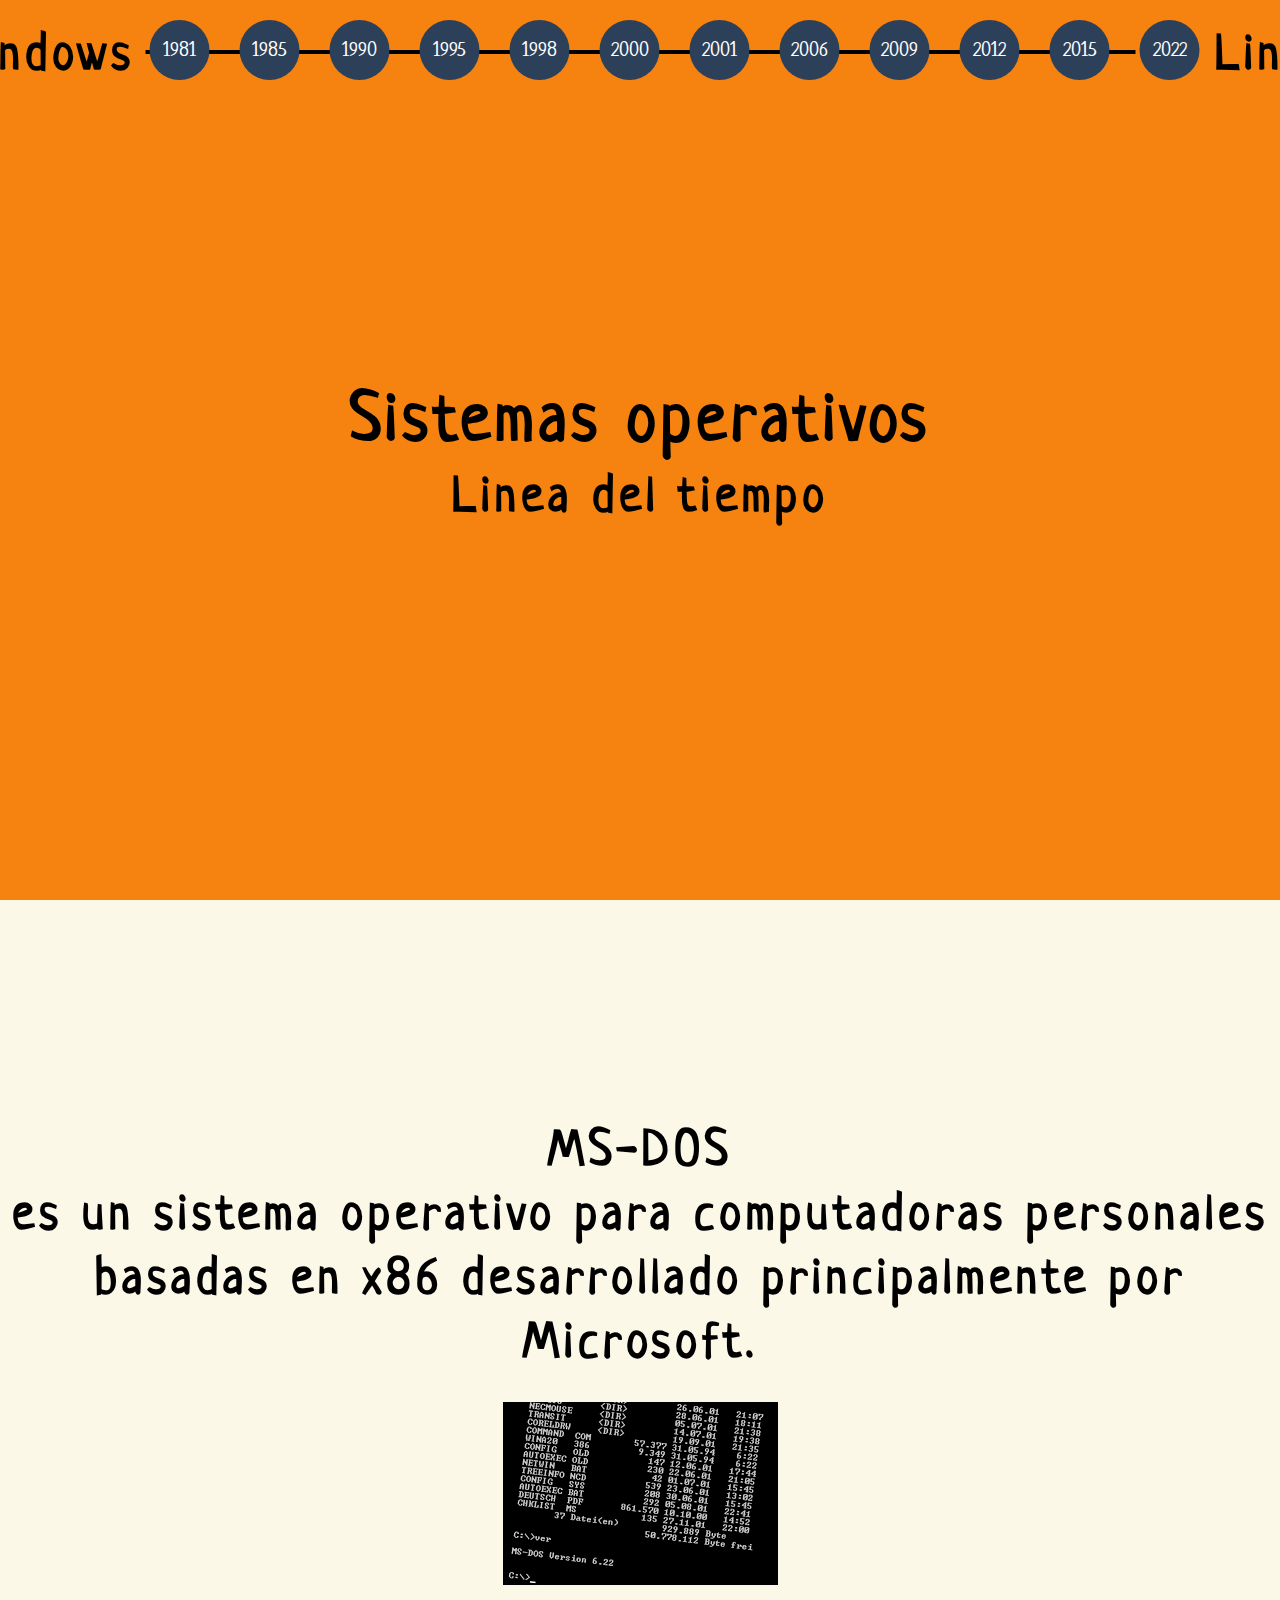
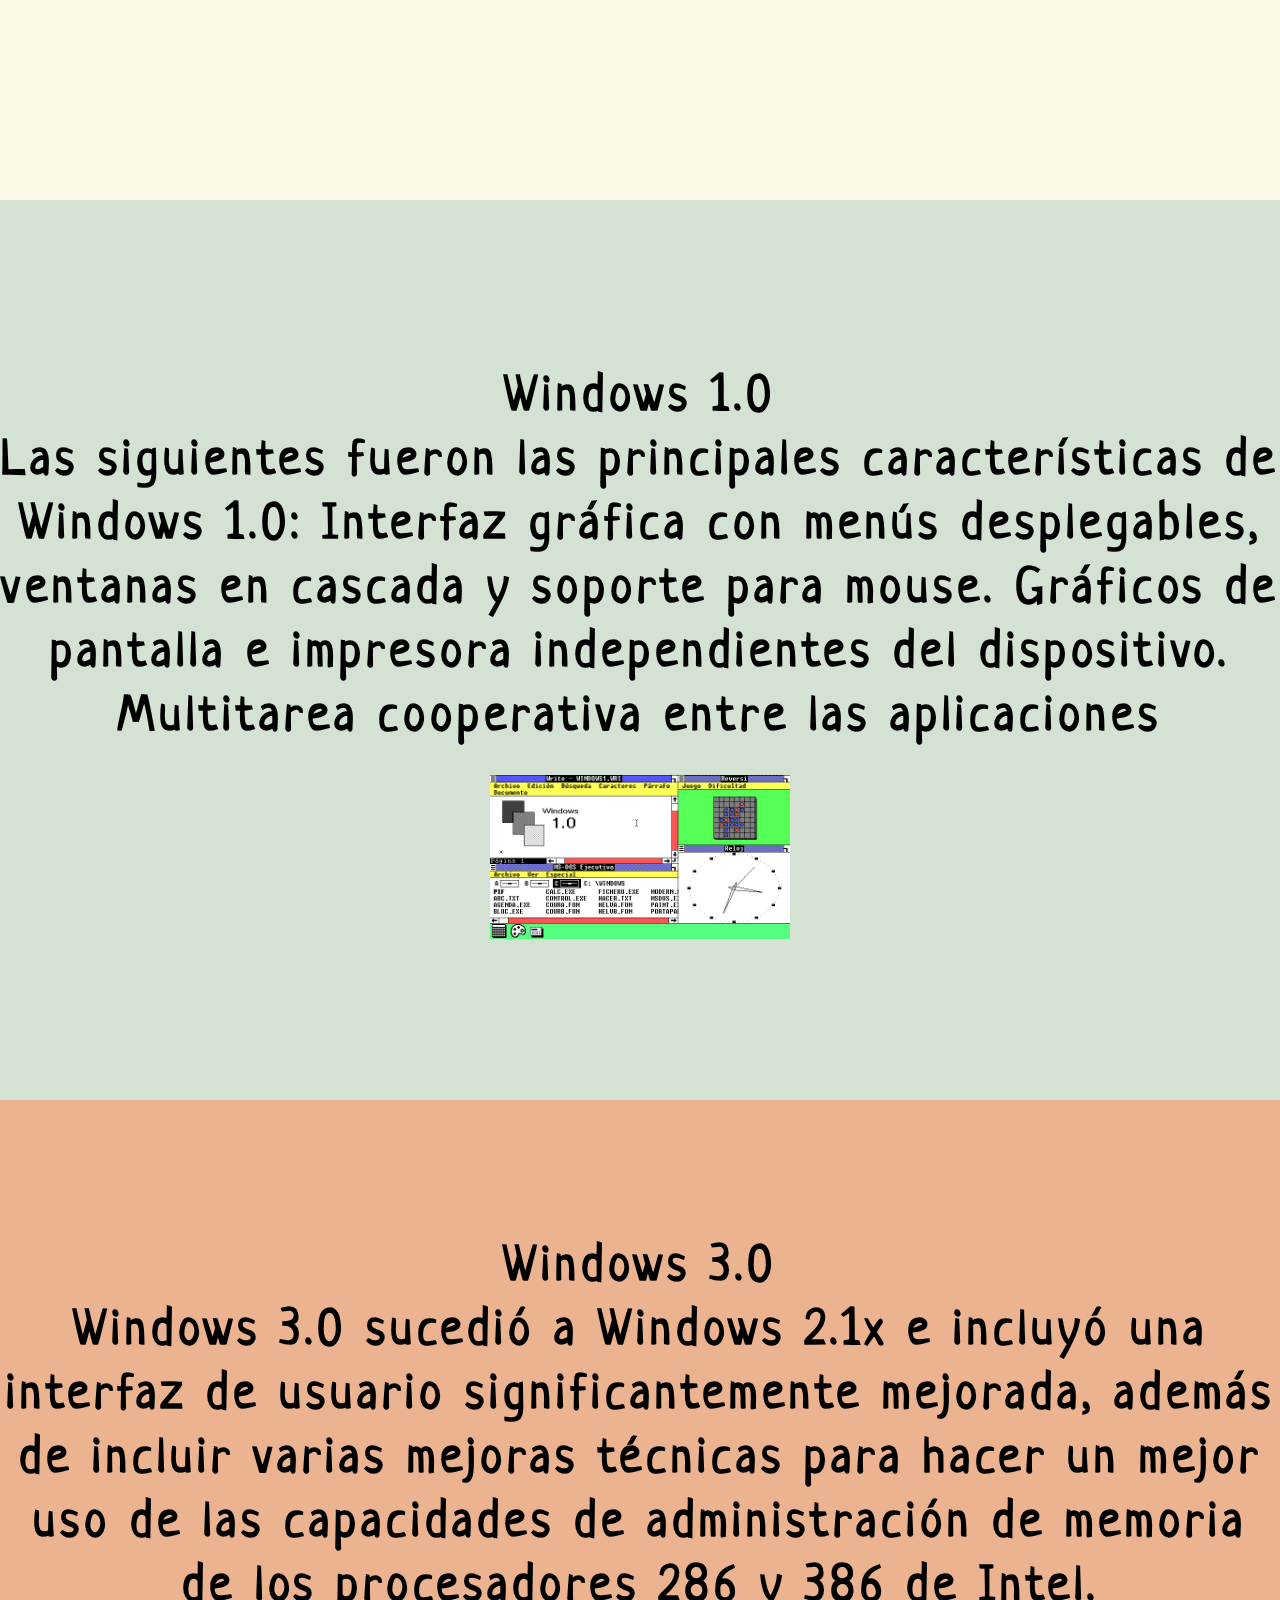
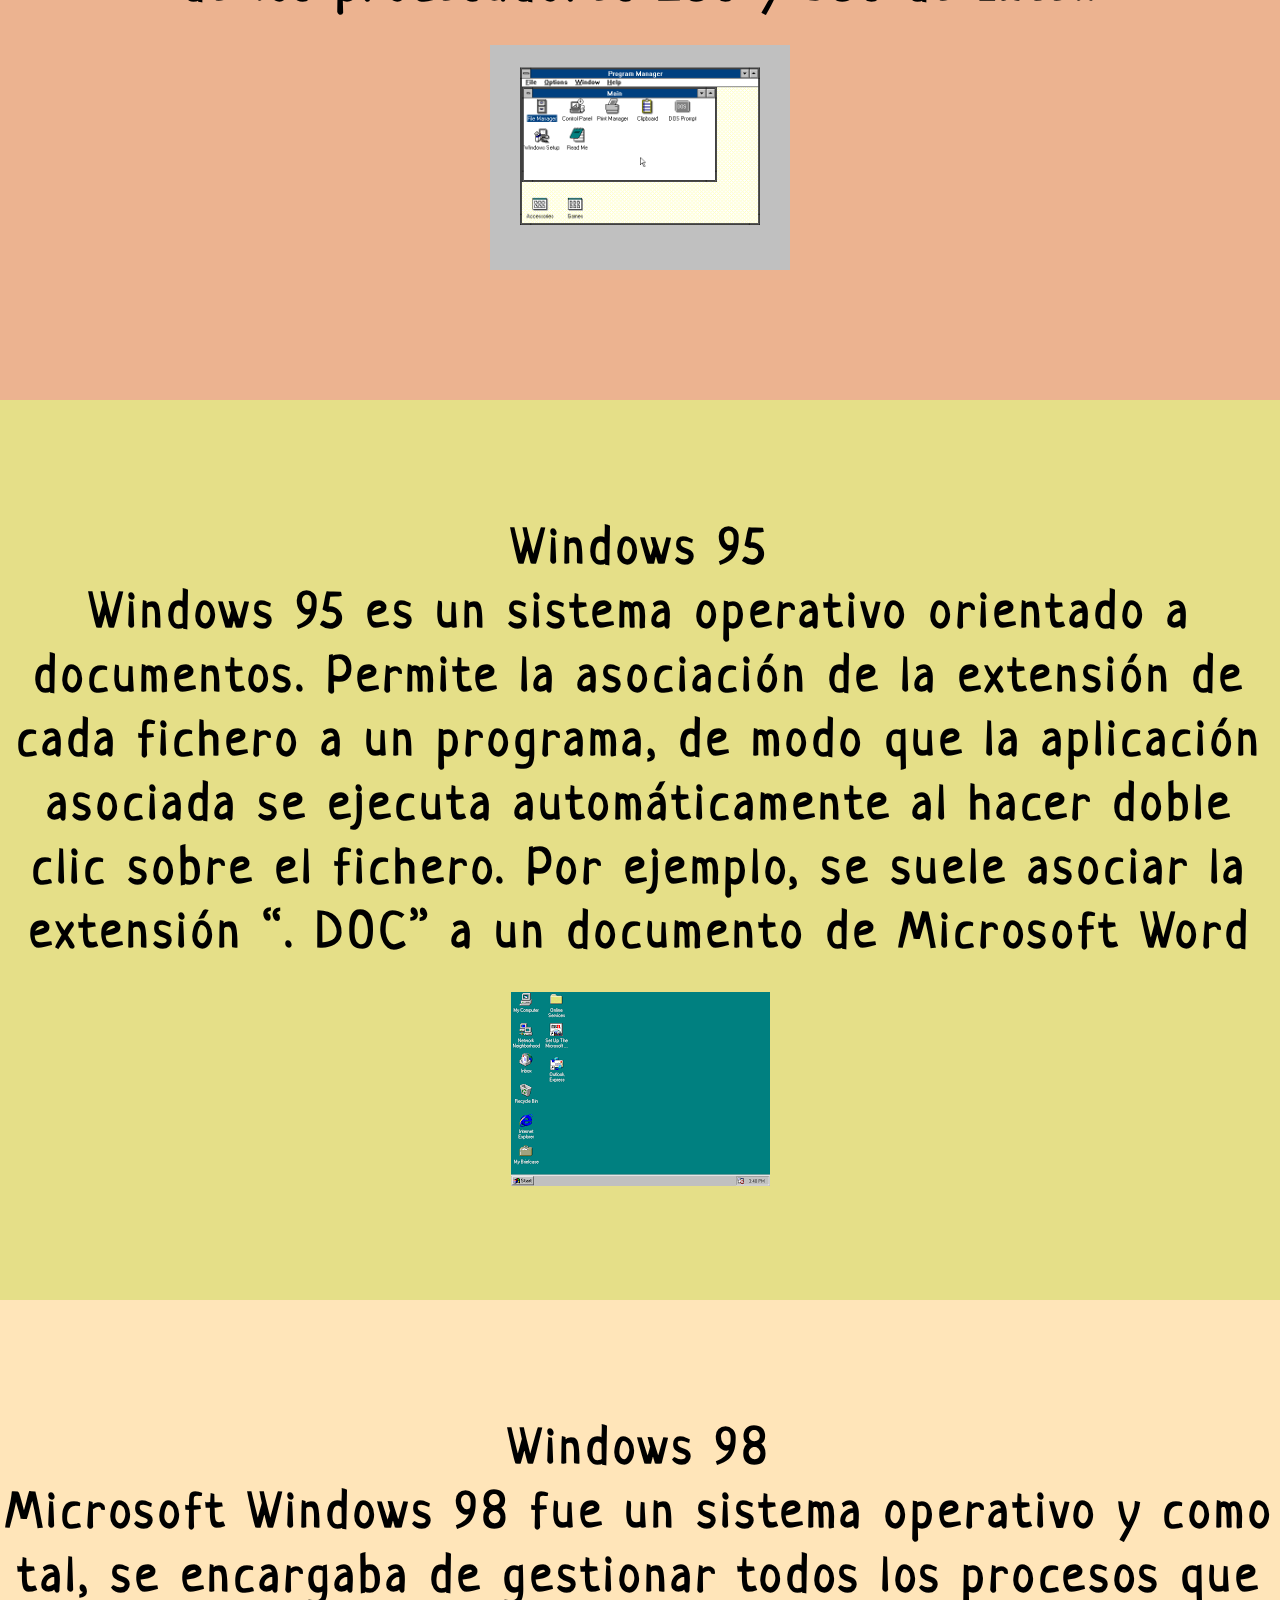
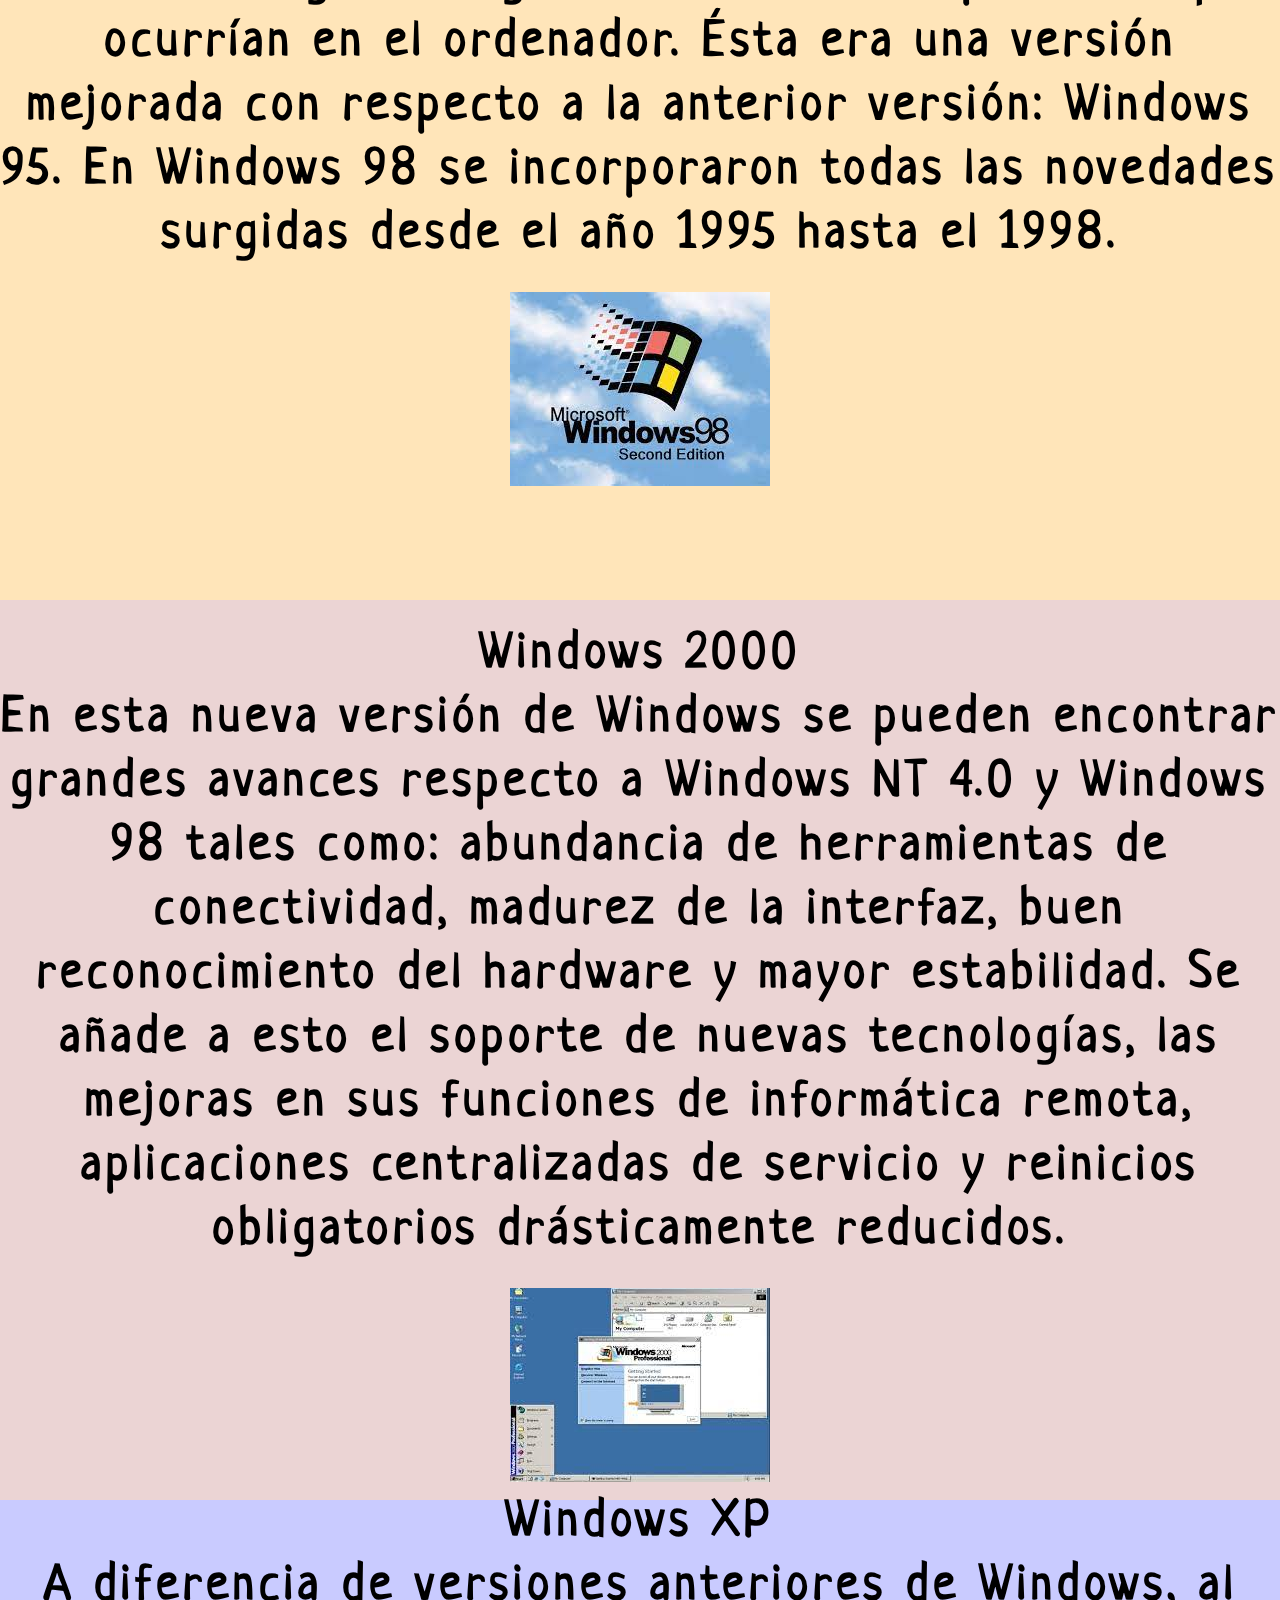
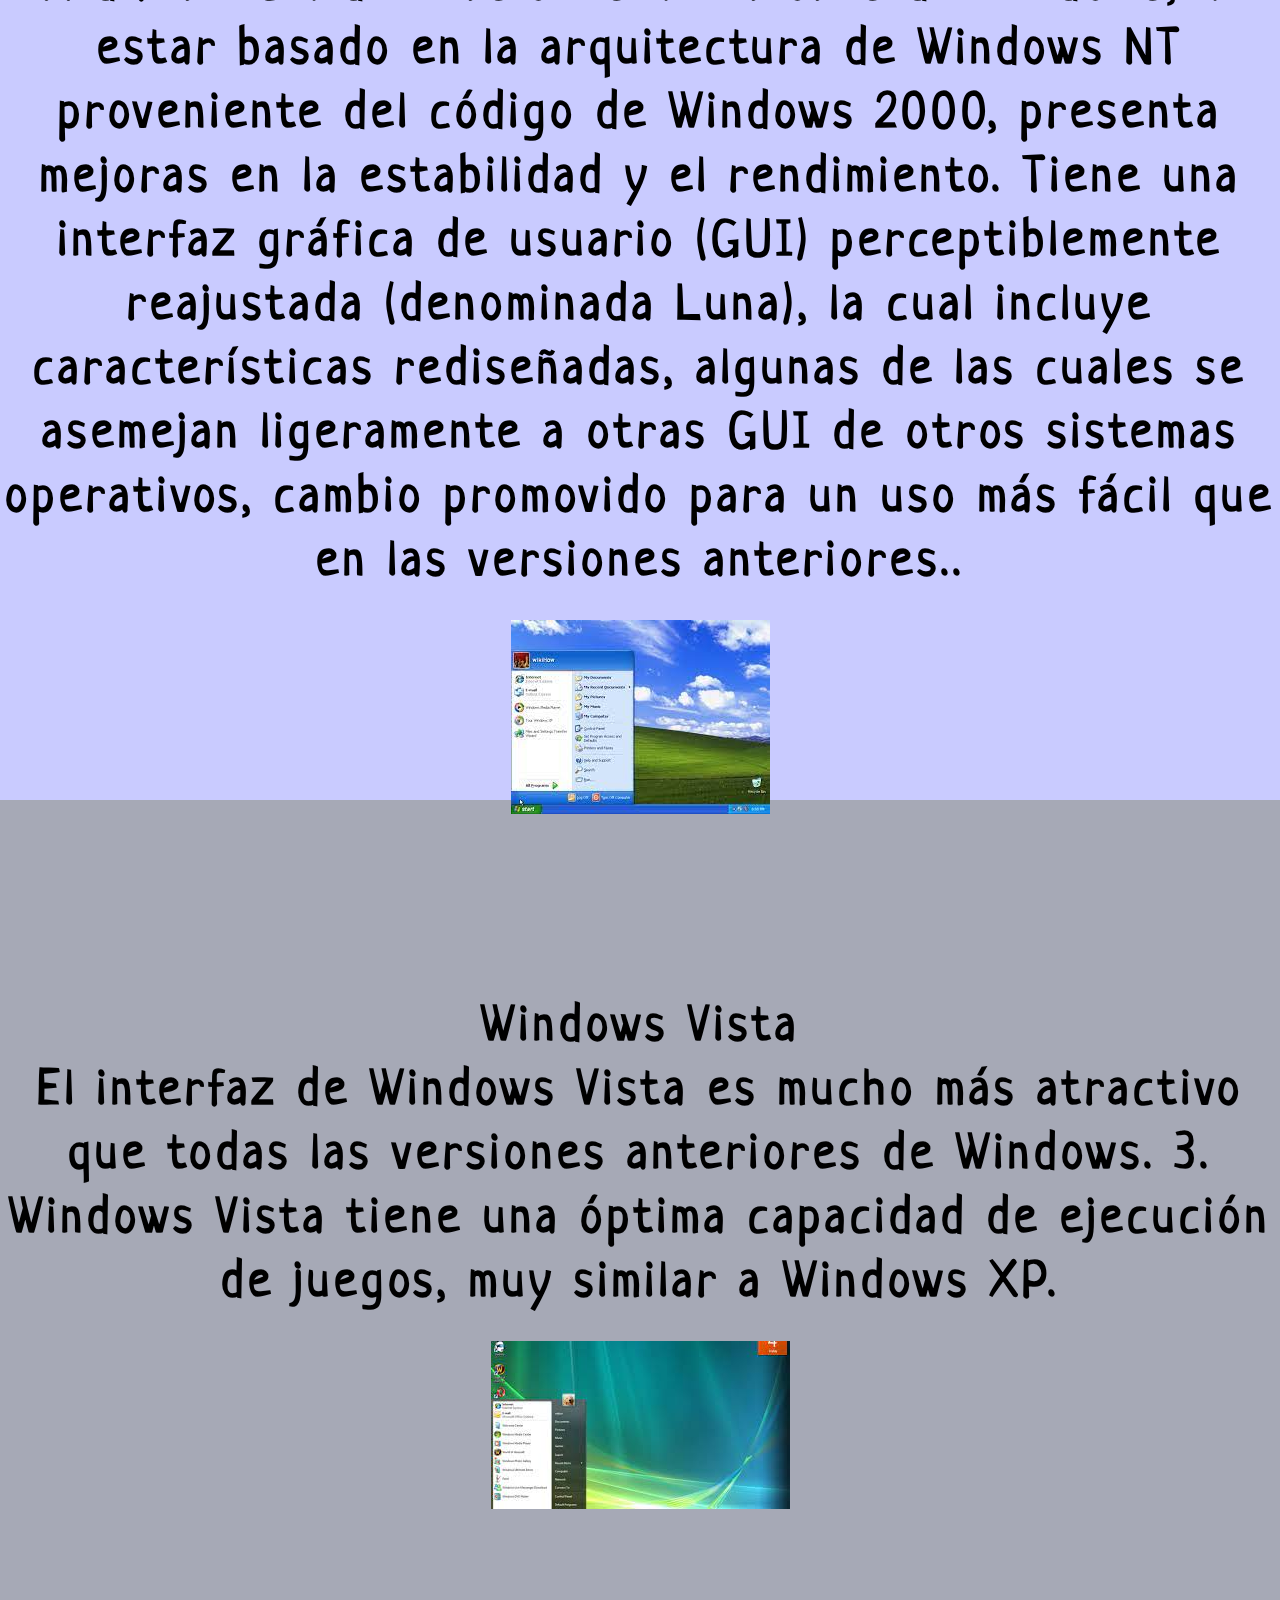
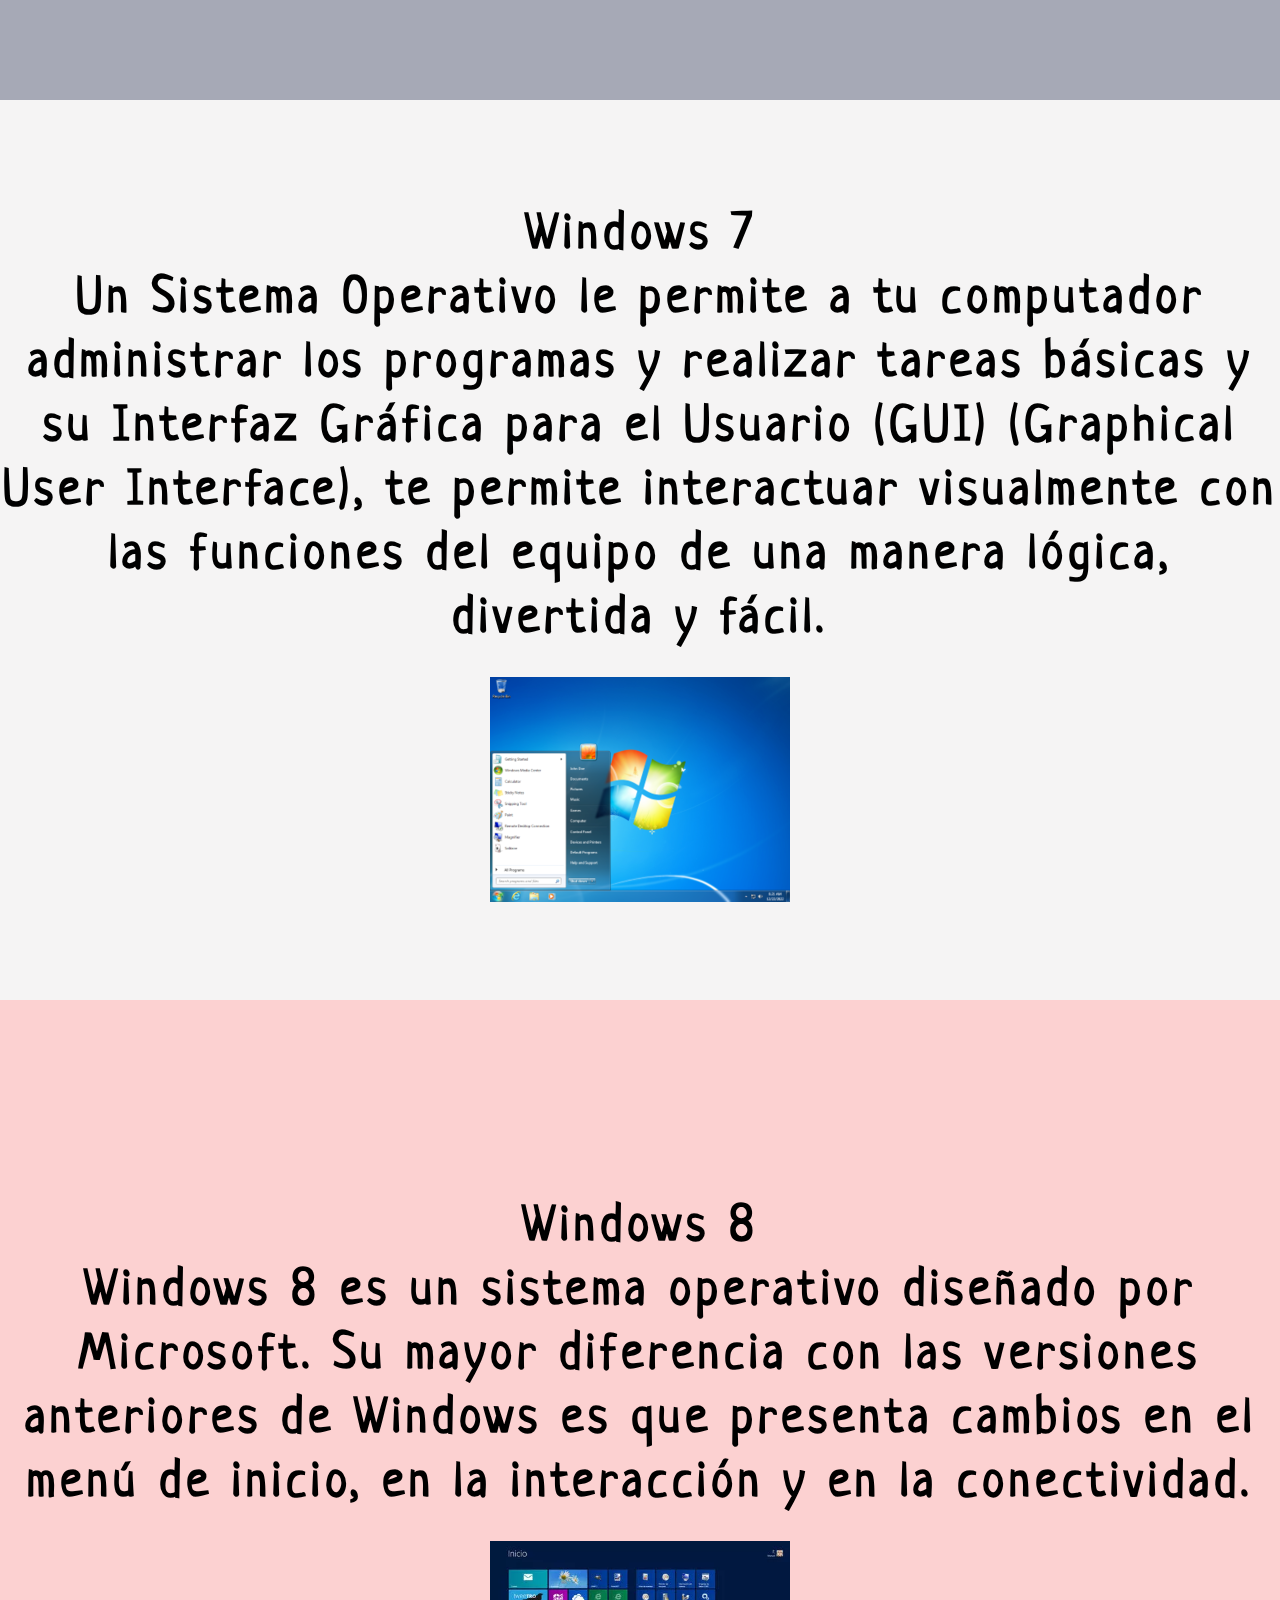
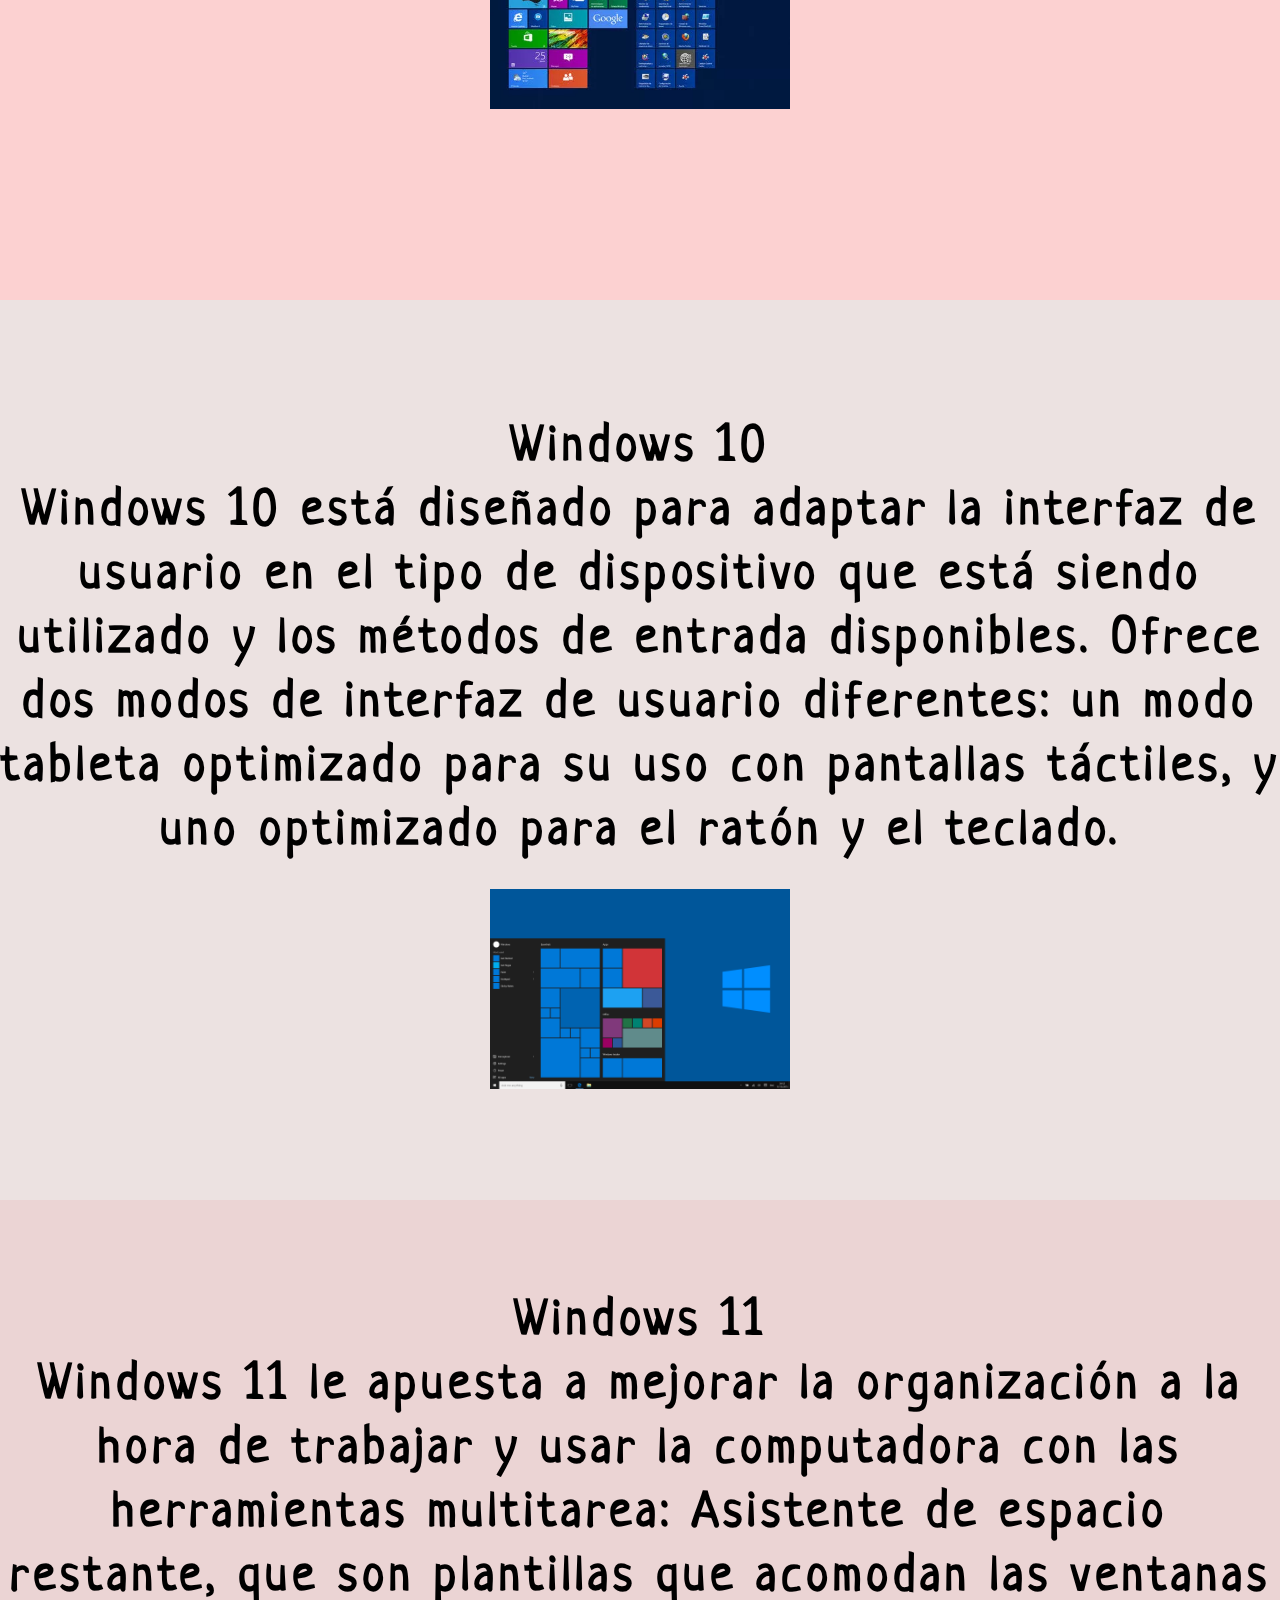
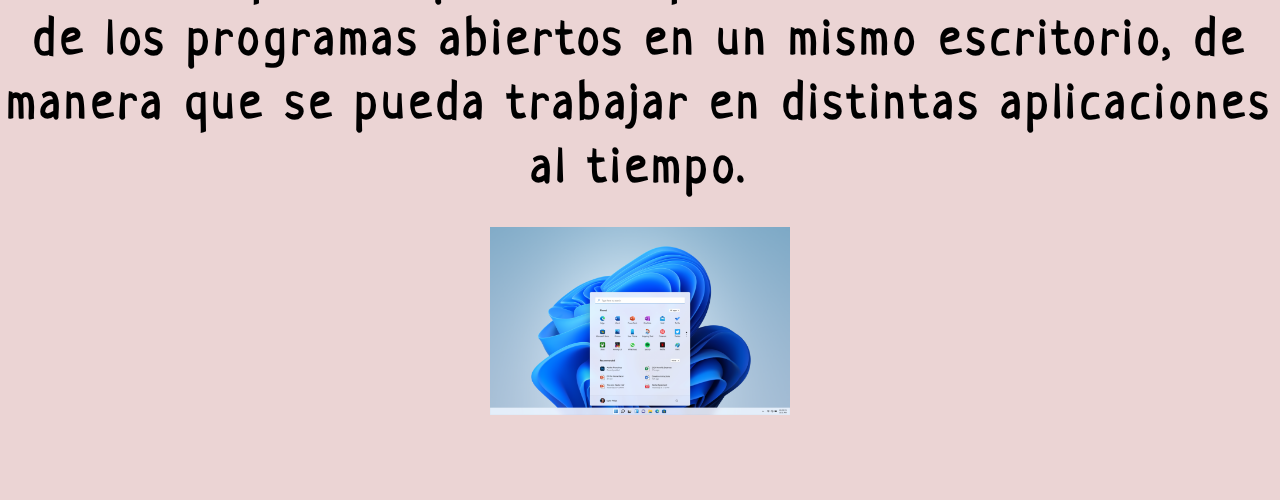
<file: index.html>
<!DOCTYPE html>
<html lang="es">
<head>
	<meta charset="UTF-8">
	<meta name="viewport" content="width=	, initial-scale=1.0">
	<title>Linea del Tiempo</title>
  <link rel="stylesheet" href="estilo.css">
</head>
<body>

  <section id="inicio">
    <div class="contenedor-tiempo">
      <a href="index.html"><h2>Windows</h2></a>
      
      <div class="linea"></div>
      <a href="#a1930" id="m1930" class="fecha">1981</a>
      <a href="#a1954" id="m1954" class="fecha">1985</a>
      <a href="#a1962" id="m1962" class="fecha">1990</a>
      <a href="#a1970" id="m1970" class="fecha">1995</a>
      <a href="#a1978" id="m1978" class="fecha">1998</a>
      <a href="#a1986" id="m1986" class="fecha">2000</a>
      <a href="#a1998" id="m1998" class="fecha">2001</a>
      <a href="#a2002" id="m2002" class="fecha">2006</a>
      <a href="#a2006" id="m2006" class="fecha">2009</a>
      <a href="#a2010" id="m2010" class="fecha">2012</a>
      <a href="#a2014" id="m2014" class="fecha">2015</a>
      <a href="#a2022" id="m2022" class="fecha">2022</a>
      <a href="linux.html"><h2>Linux</h2></a>
    </div>
    <h1>Sistemas operativos</h1>
    <h2>Linea del tiempo</h2>
  </section>

  <section id="a1930">
    <h2>MS-DOS <br> es un sistema operativo para computadoras personales basadas en x86 desarrollado principalmente por Microsoft.</h2>
    <img src="img/descarga (1).png" alt="">
  </section>

  <section id="a1954">
    <h2>Windows 1.0 <br> Las siguientes fueron las principales características de Windows 1.0: Interfaz gráfica con menús desplegables, ventanas en cascada y soporte para mouse. Gráficos de pantalla e impresora independientes del dispositivo. Multitarea cooperativa entre las aplicaciones </h2>
    <img src="img/Windows_1.03_en_español.png" alt="">
  </section>

  <section id="a1962">
    <h2>Windows 3.0 <br> Windows 3.0 sucedió a Windows 2.1x e incluyó una interfaz de usuario significantemente mejorada, además de incluir varias mejoras técnicas para hacer un mejor uso de las capacidades de administración de memoria de los procesadores 286 y 386 de Intel.</h2>
    <img src="img/win30.png" alt="">
  </section>

  <section id="a1970">
   <h2>Windows 95 <br> Windows 95 es un sistema operativo orientado a documentos. Permite la asociación de la extensión de cada fichero a un programa, de modo que la aplicación asociada se ejecuta automáticamente al hacer doble clic sobre el fichero. Por ejemplo, se suele asociar la extensión “. DOC” a un documento de Microsoft Word</h2>
    <img src="img/descarga.png" alt="">
  </section>

  <section id="a1978">
    <h2>Windows 98 <br> Microsoft Windows 98 fue un sistema operativo y como tal, se encargaba de gestionar todos los procesos que ocurrían en el ordenador. Ésta era una versión mejorada con respecto a la anterior versión: Windows 95. En Windows 98 se incorporaron todas las novedades surgidas desde el año 1995 hasta el 1998.</h2>
    <img src="img/descarga.jfif" alt="">
  </section>

  <section id="a1986">
    <h2>Windows 2000 <br> En esta nueva versión de Windows se pueden encontrar grandes avances respecto a Windows NT 4.0 y Windows 98 tales como: abundancia de herramientas de conectividad, madurez de la interfaz, buen reconocimiento del hardware y mayor estabilidad. Se añade a esto el soporte de nuevas tecnologías, las mejoras en sus funciones de informática remota, aplicaciones centralizadas de servicio y reinicios obligatorios drásticamente reducidos.</h2>
    <img src="img/descarga (1).jfif" alt="">
  </section>

  <section id="a1998">
    <h2>Windows XP <br> A diferencia de versiones anteriores de Windows, al estar basado en la arquitectura de Windows NT proveniente del código de Windows 2000, presenta mejoras en la estabilidad y el rendimiento. Tiene una interfaz gráfica de usuario (GUI) perceptiblemente reajustada (denominada Luna), la cual incluye características rediseñadas, algunas de las cuales se asemejan ligeramente a otras GUI de otros sistemas operativos, cambio promovido para un uso más fácil que en las versiones anteriores..</h2>
    <img src="img/descarga (2).jfif" alt="">
  </section>

  <section id="a2002">
    <h2>Windows Vista <br> El interfaz de Windows Vista es mucho más atractivo que todas las versiones anteriores de Windows. 3. Windows Vista tiene una óptima capacidad de ejecución de juegos, muy similar a Windows XP.</h2>
    <img src="img/descarga (3).jfif" alt="">
  </section>

  <section id="a2006">
    <h2>Windows 7 <br> Un Sistema Operativo le permite a tu computador administrar los programas y realizar tareas básicas y su Interfaz Gráfica para el Usuario (GUI) (Graphical User Interface), te permite interactuar visualmente con las funciones del equipo de una manera lógica, divertida y fácil.</h2>
      <img src="img/Windows_7_SP1_screenshot.png" alt="">
  </section>

  <section id="a2010">
    <h2>Windows 8 <br> Windows 8 es un sistema operativo diseñado por Microsoft. Su mayor diferencia con las versiones anteriores de Windows es que presenta cambios en el menú de inicio, en la interacción y en la conectividad.</h2>
    <img src="img/450_1000.webp" alt="">
  </section>

  <section id="a2014">
    <h2>Windows 10 <br> Windows 10 está diseñado para adaptar la interfaz de usuario en el tipo de dispositivo que está siendo utilizado y los métodos de entrada disponibles. Ofrece dos modos de interfaz de usuario diferentes: un modo tableta optimizado para su uso con pantallas táctiles, y uno optimizado para el ratón y el teclado.</h2>
    <img src="img/Windows10abstract.png" alt="">
  </section>

  <section id="a2022">
    <h2>Windows 11 <br> Windows 11 le apuesta a mejorar la organización a la hora de trabajar y usar la computadora con las herramientas multitarea: Asistente de espacio restante, que son plantillas que acomodan las ventanas de los programas abiertos en un mismo escritorio, de manera que se pueda trabajar en distintas aplicaciones al tiempo.</h2>
    <img src="img/WIN_Start_GenZ_Light_16x10_en-US-1600x1000-1-1024x640.webp" alt="">
  </section>

  <script src="script.js"></script>
</body>
</file>
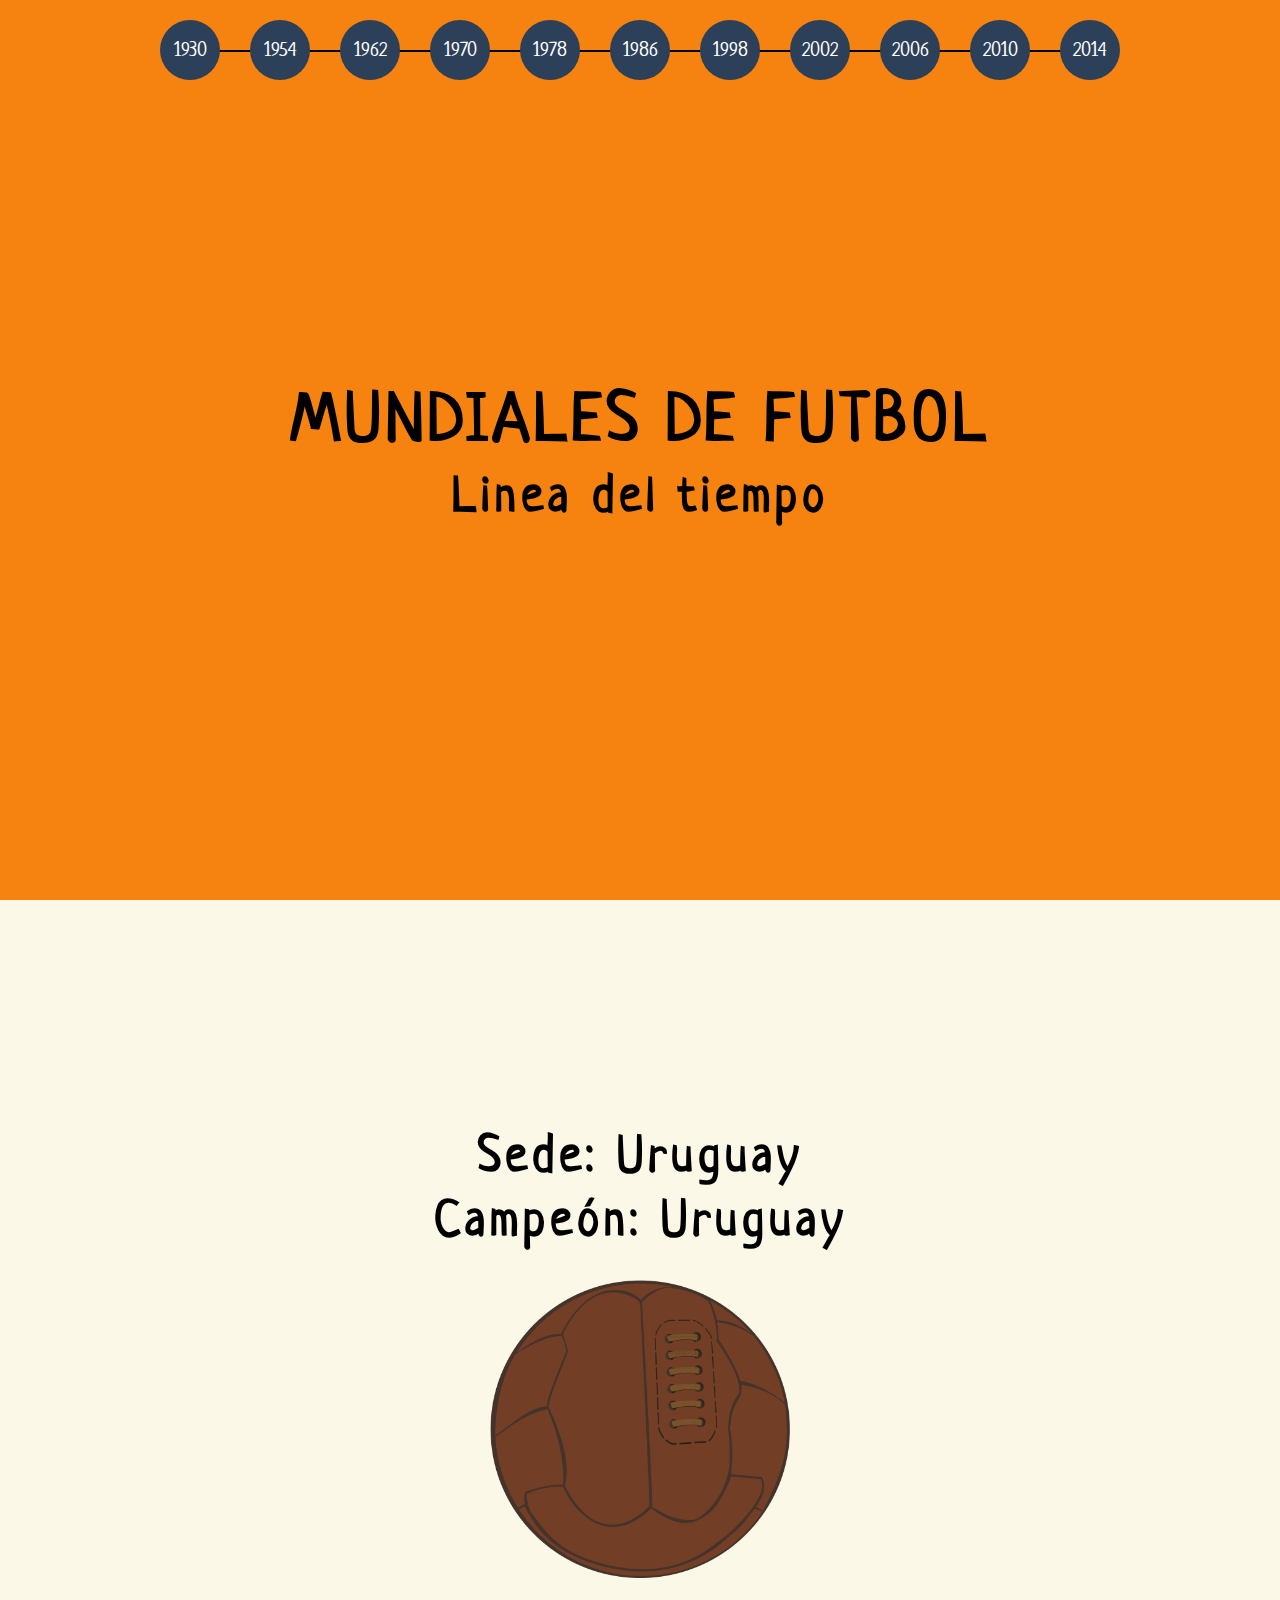
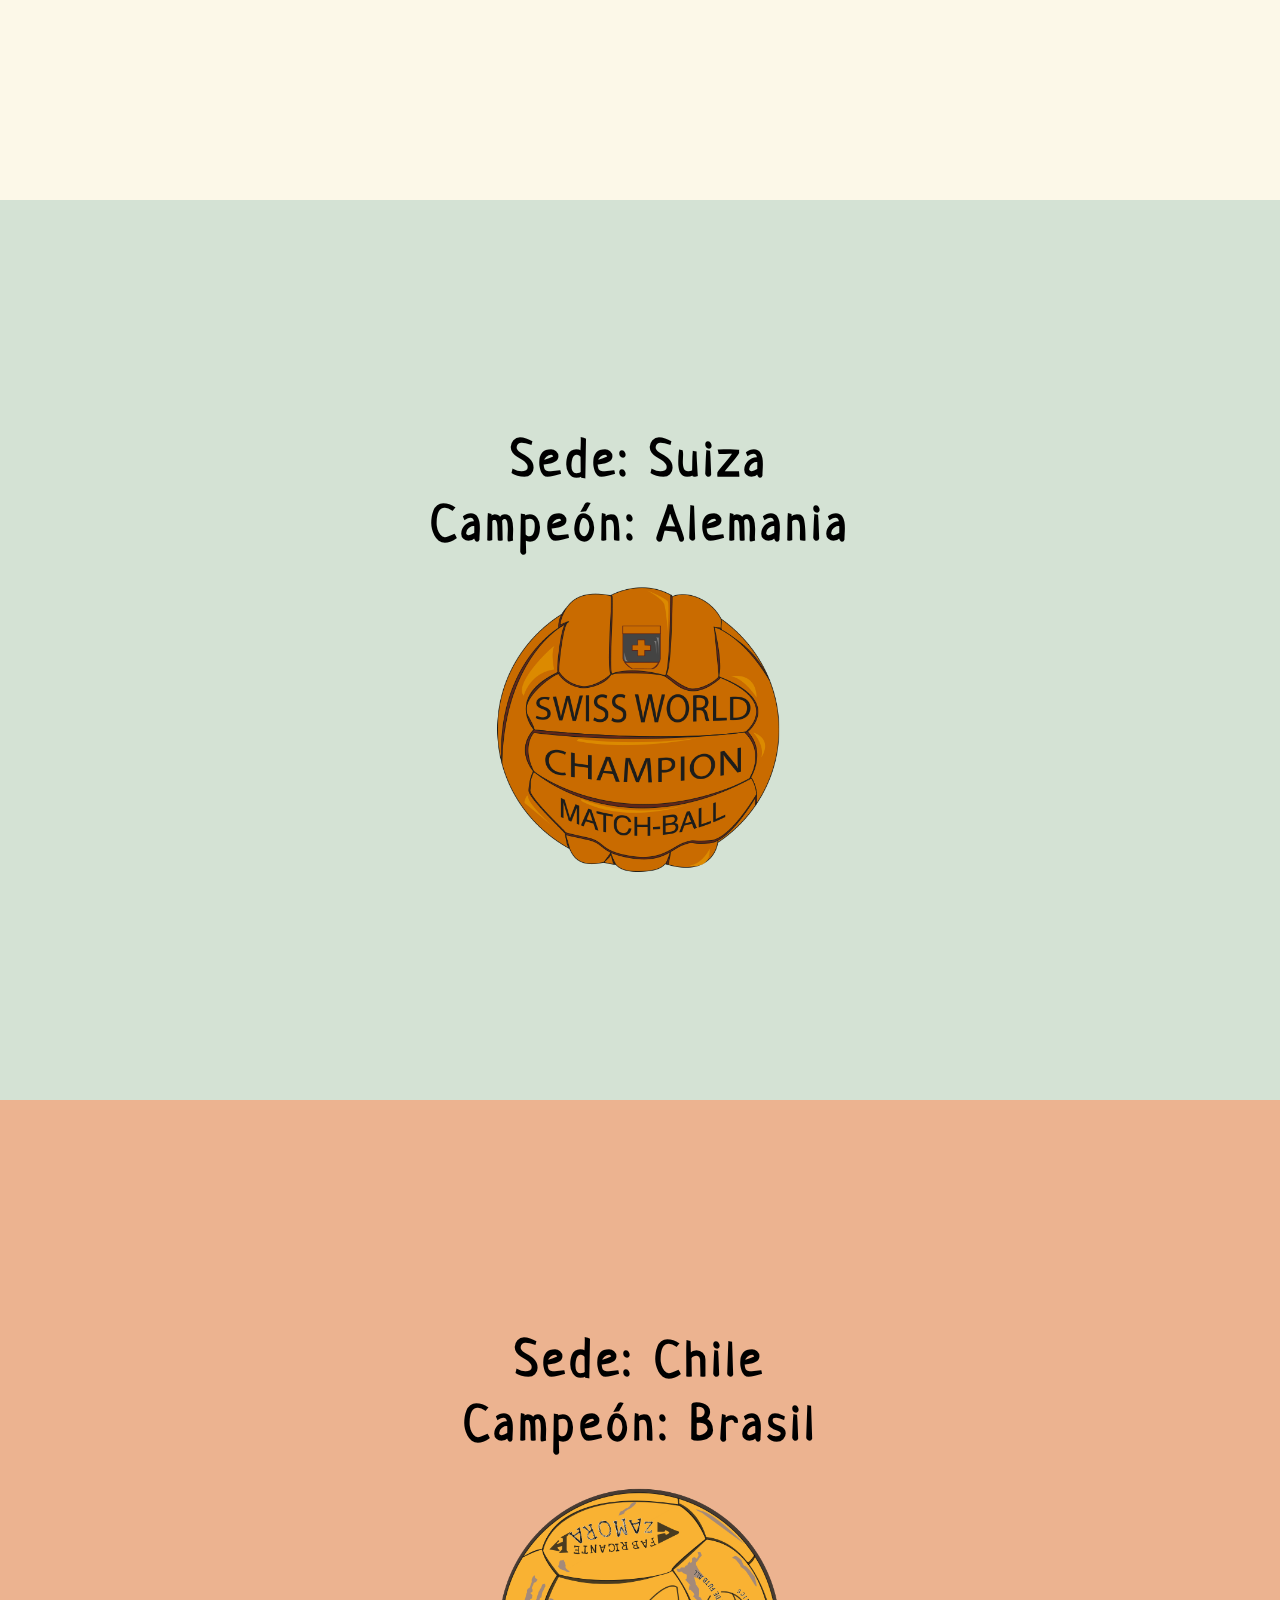
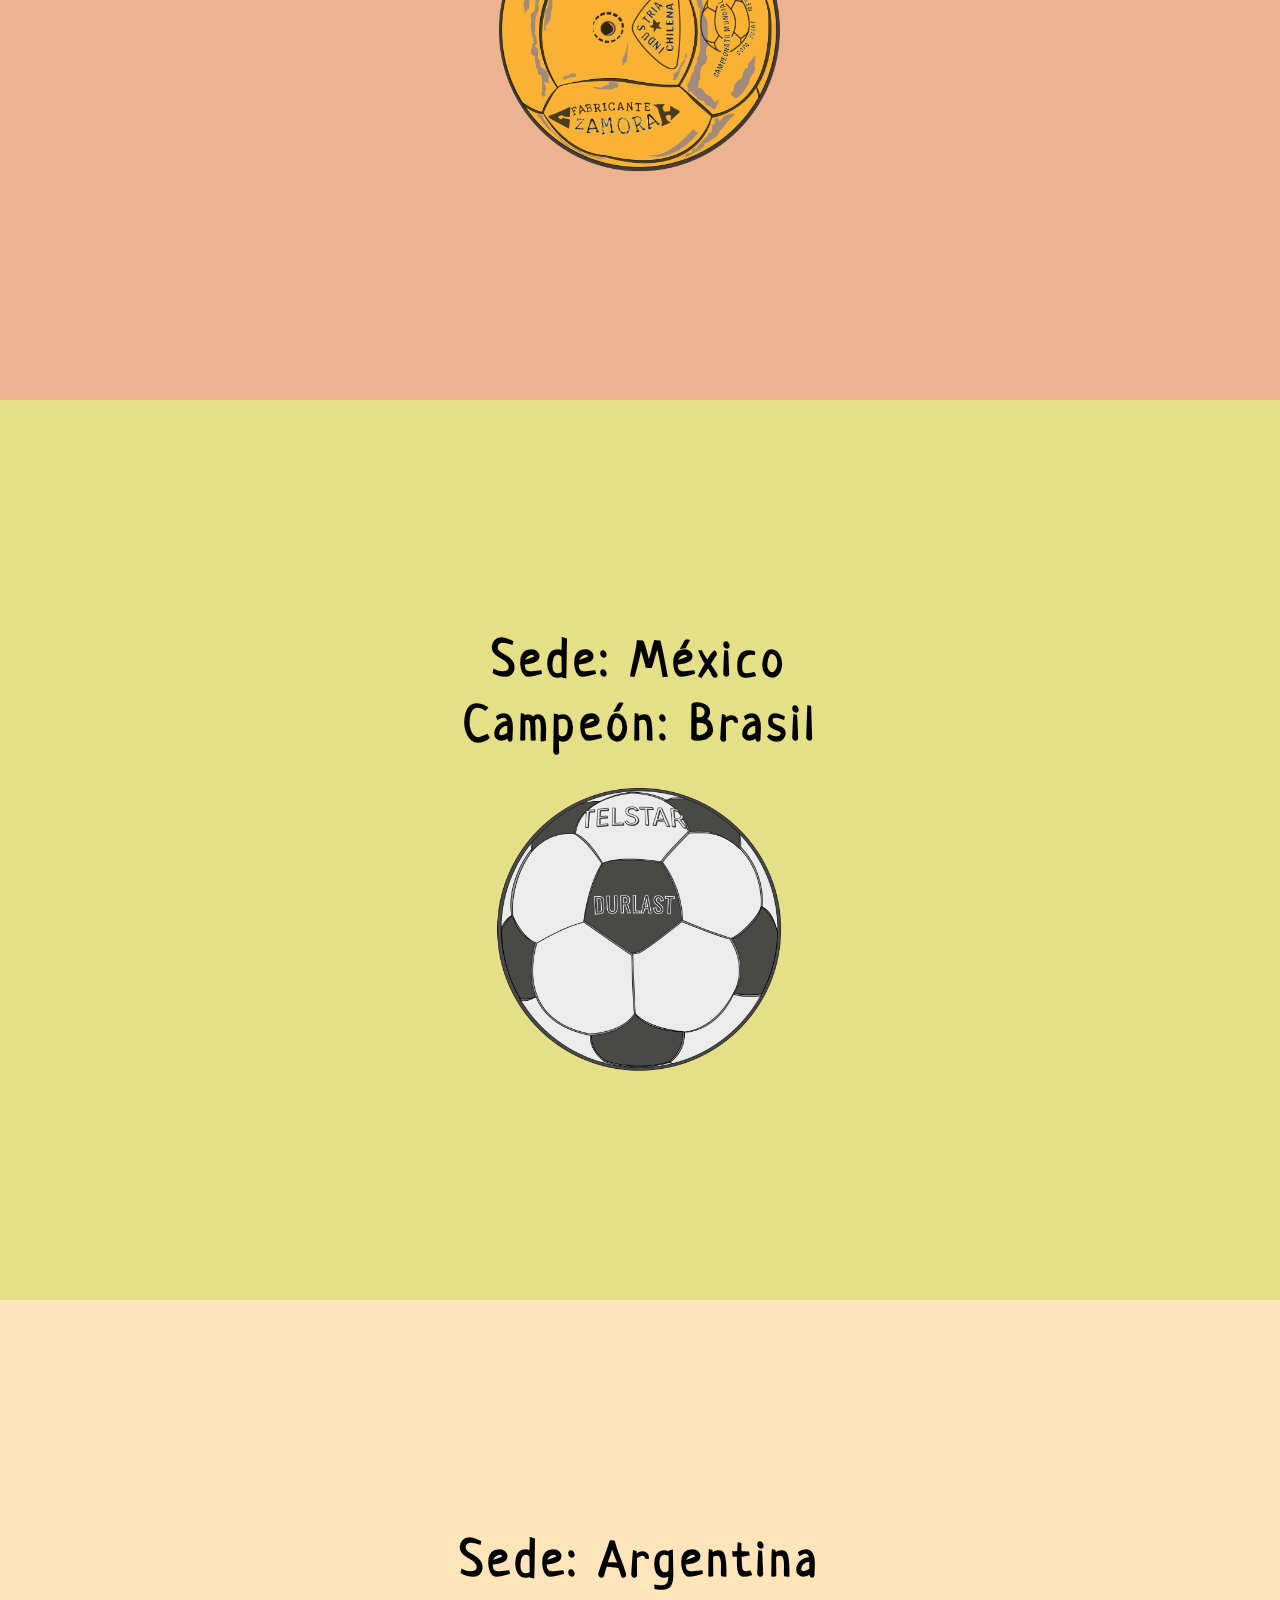
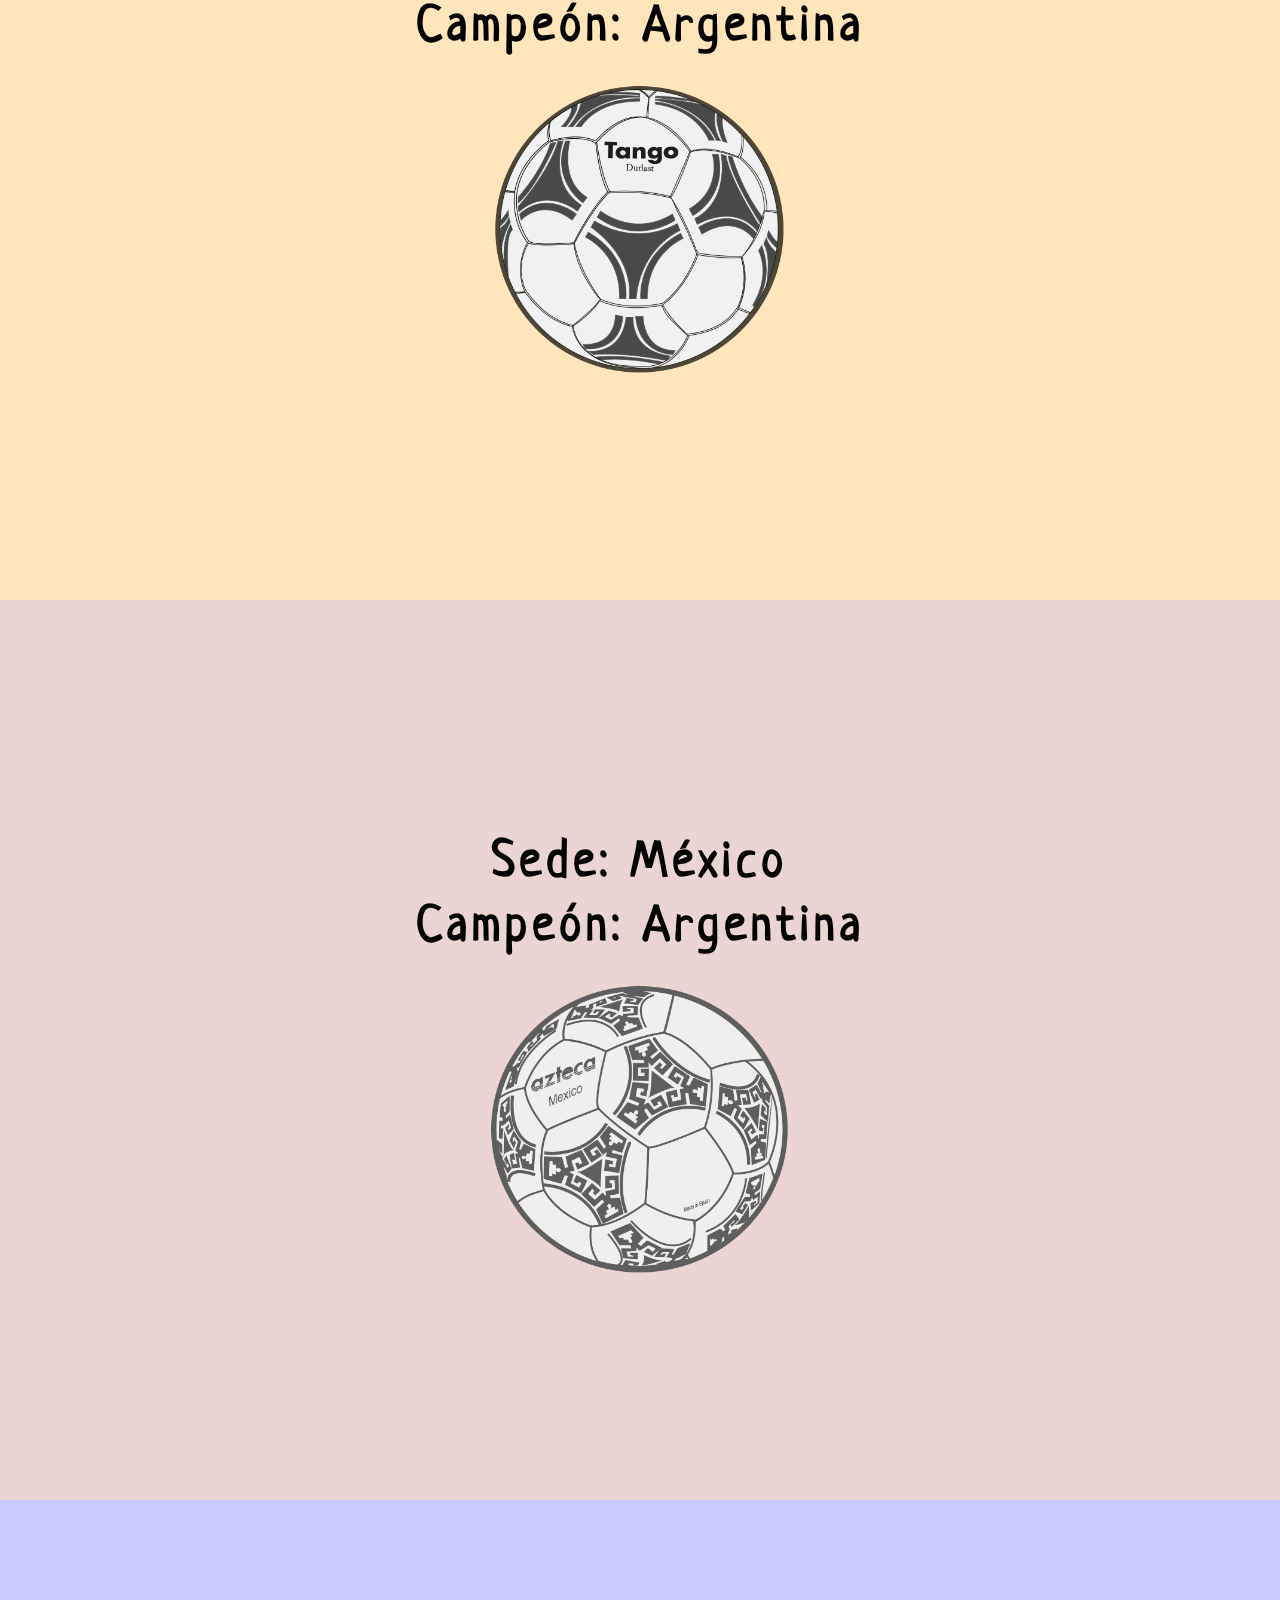
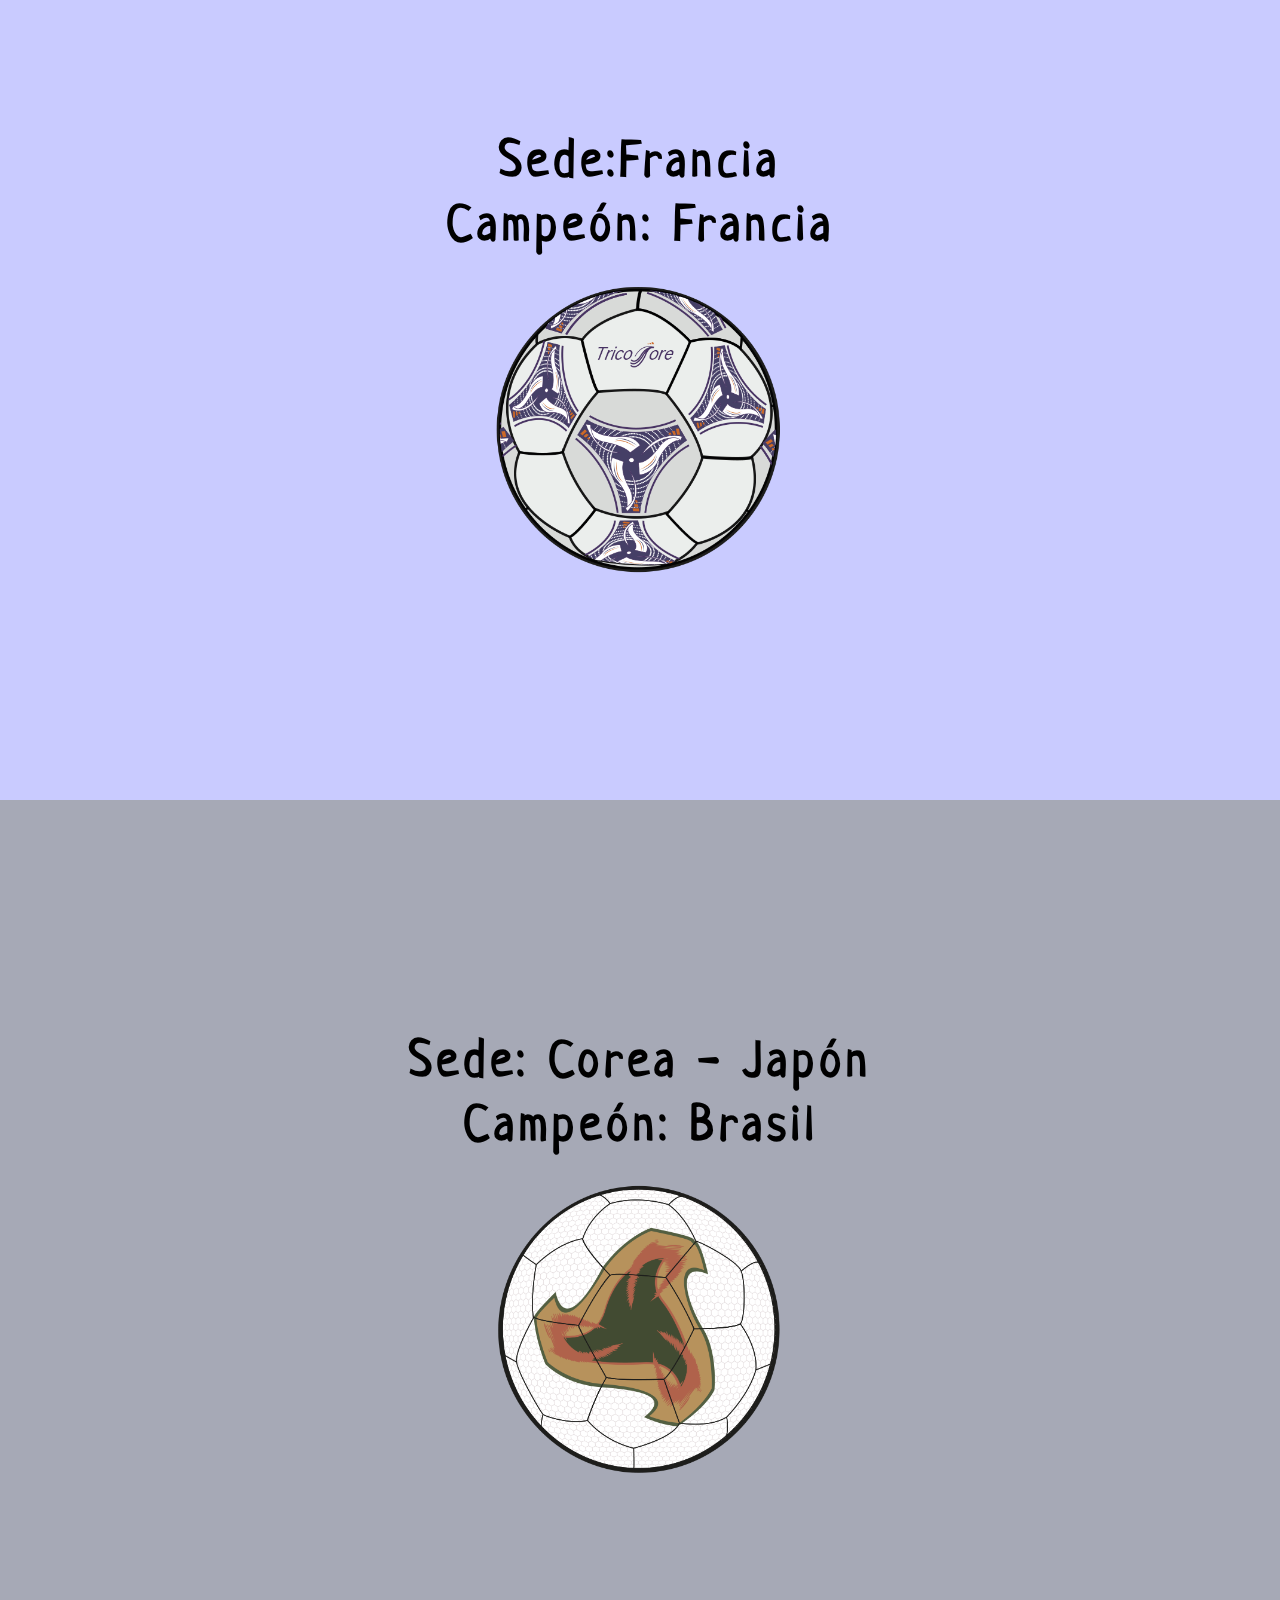
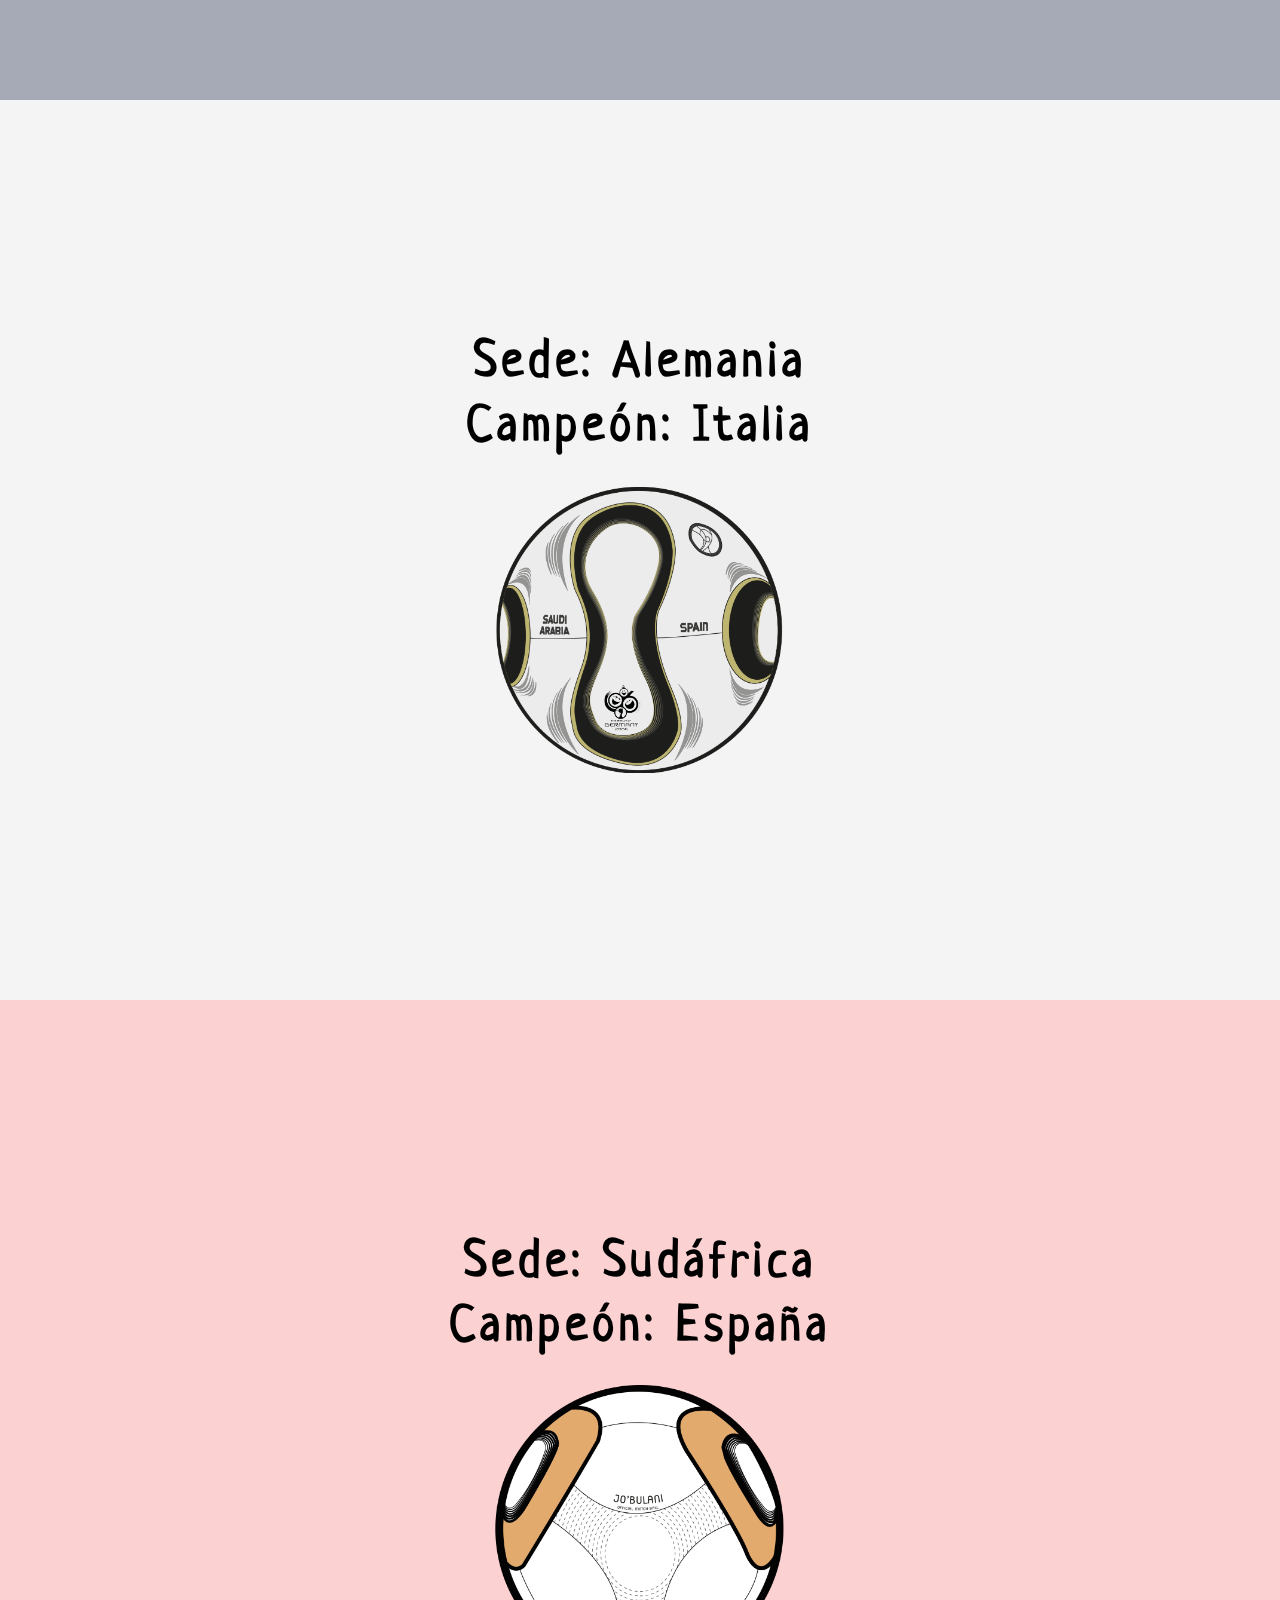
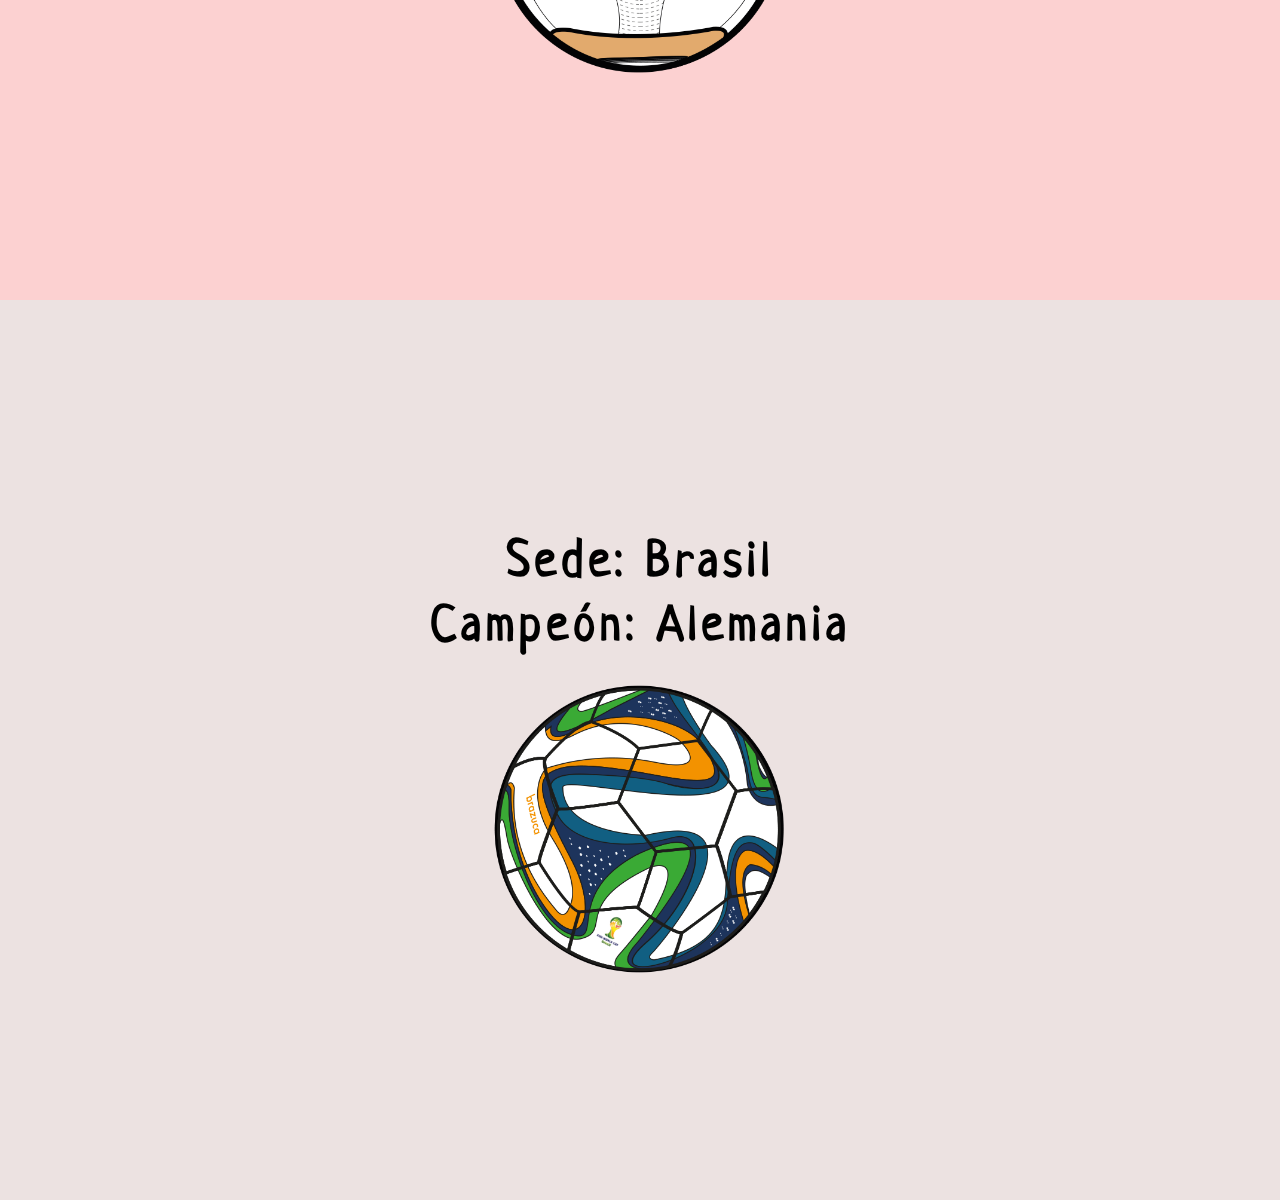
<file: linea-del-tiempo-main/index.html>
<!DOCTYPE html>
<html lang="es">
<head>
	<meta charset="UTF-8">
	<meta name="viewport" content="width=	, initial-scale=1.0">
	<title>Linea del Tiempo</title>
  <link rel="stylesheet" href="estilo.css">
</head>
<body>

  <section id="inicio">
    <div class="contenedor-tiempo">
      <div class="linea"></div>
      <a href="#a1930" id="m1930" class="fecha">1930</a>
      <a href="#a1954" id="m1954" class="fecha">1954</a>
      <a href="#a1962" id="m1962" class="fecha">1962</a>
      <a href="#a1970" id="m1970" class="fecha">1970</a>
      <a href="#a1978" id="m1978" class="fecha">1978</a>
      <a href="#a1986" id="m1986" class="fecha">1986</a>
      <a href="#a1998" id="m1998" class="fecha">1998</a>
      <a href="#a2002" id="m2002" class="fecha">2002</a>
      <a href="#a2006" id="m2006" class="fecha">2006</a>
      <a href="#a2010" id="m2010" class="fecha">2010</a>
      <a href="#a2014" id="m2014" class="fecha">2014</a>
    </div>
    <h1>MUNDIALES DE FUTBOL</h1>
    <h2>Linea del tiempo</h2>
  </section>

  <section id="a1930">
    <h2>Sede: Uruguay <br> Campeón: Uruguay</h2>
    <img src="img/1930.png" alt="">
  </section>

  <section id="a1954">
    <h2>Sede: Suiza <br> Campeón: Alemania</h2>
    <img src="img/1954.png" alt="">
  </section>

  <section id="a1962">
    <h2>Sede: Chile <br> Campeón: Brasil</h2>
    <img src="img/1962.png" alt="">
  </section>

  <section id="a1970">
   <h2>Sede: México <br> Campeón: Brasil</h2>
    <img src="img/1970.png" alt="">
  </section>

  <section id="a1978">
    <h2>Sede: Argentina <br> Campeón: Argentina</h2>
    <img src="img/1978.png" alt="">
  </section>

  <section id="a1986">
    <h2>Sede: México <br> Campeón: Argentina</h2>
    <img src="img/1986.png" alt="">
  </section>

  <section id="a1998">
    <h2>Sede:Francia <br> Campeón: Francia</h2>
    <img src="img/1998.png" alt="">
  </section>

  <section id="a2002">
    <h2>Sede: Corea - Japón <br> Campeón: Brasil</h2>
    <img src="img/2002.png" alt="">
  </section>

  <section id="a2006">
    <h2>Sede: Alemania <br> Campeón: Italia</h2>
      <img src="img/2006.png" alt="">
  </section>

  <section id="a2010">
    <h2>Sede: Sudáfrica <br> Campeón: España</h2>
    <img src="img/2010.png" alt="">
  </section>

  <section id="a2014">
    <h2>Sede: Brasil <br> Campeón: Alemania</h2>
    <img src="img/2014.png" alt="">
  </section>

  <script src="script.js"></script>
</body>
</file>
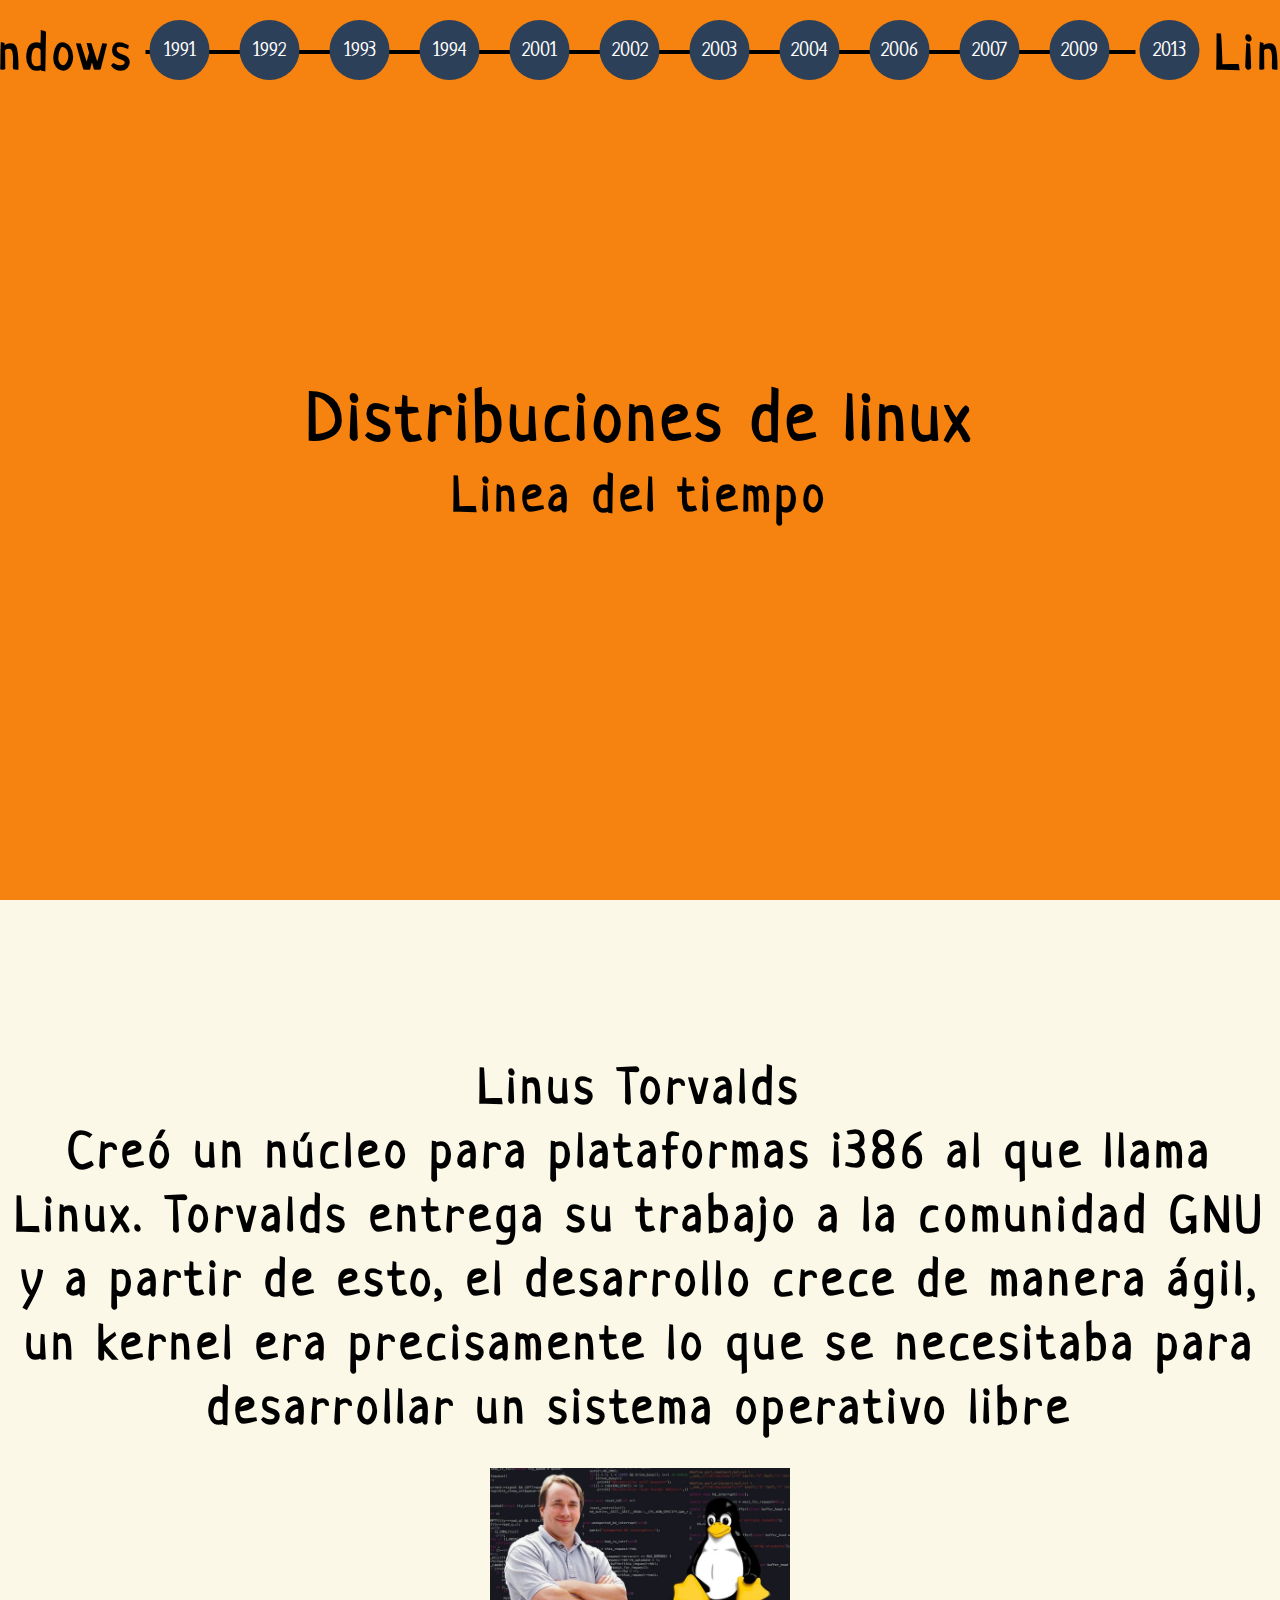
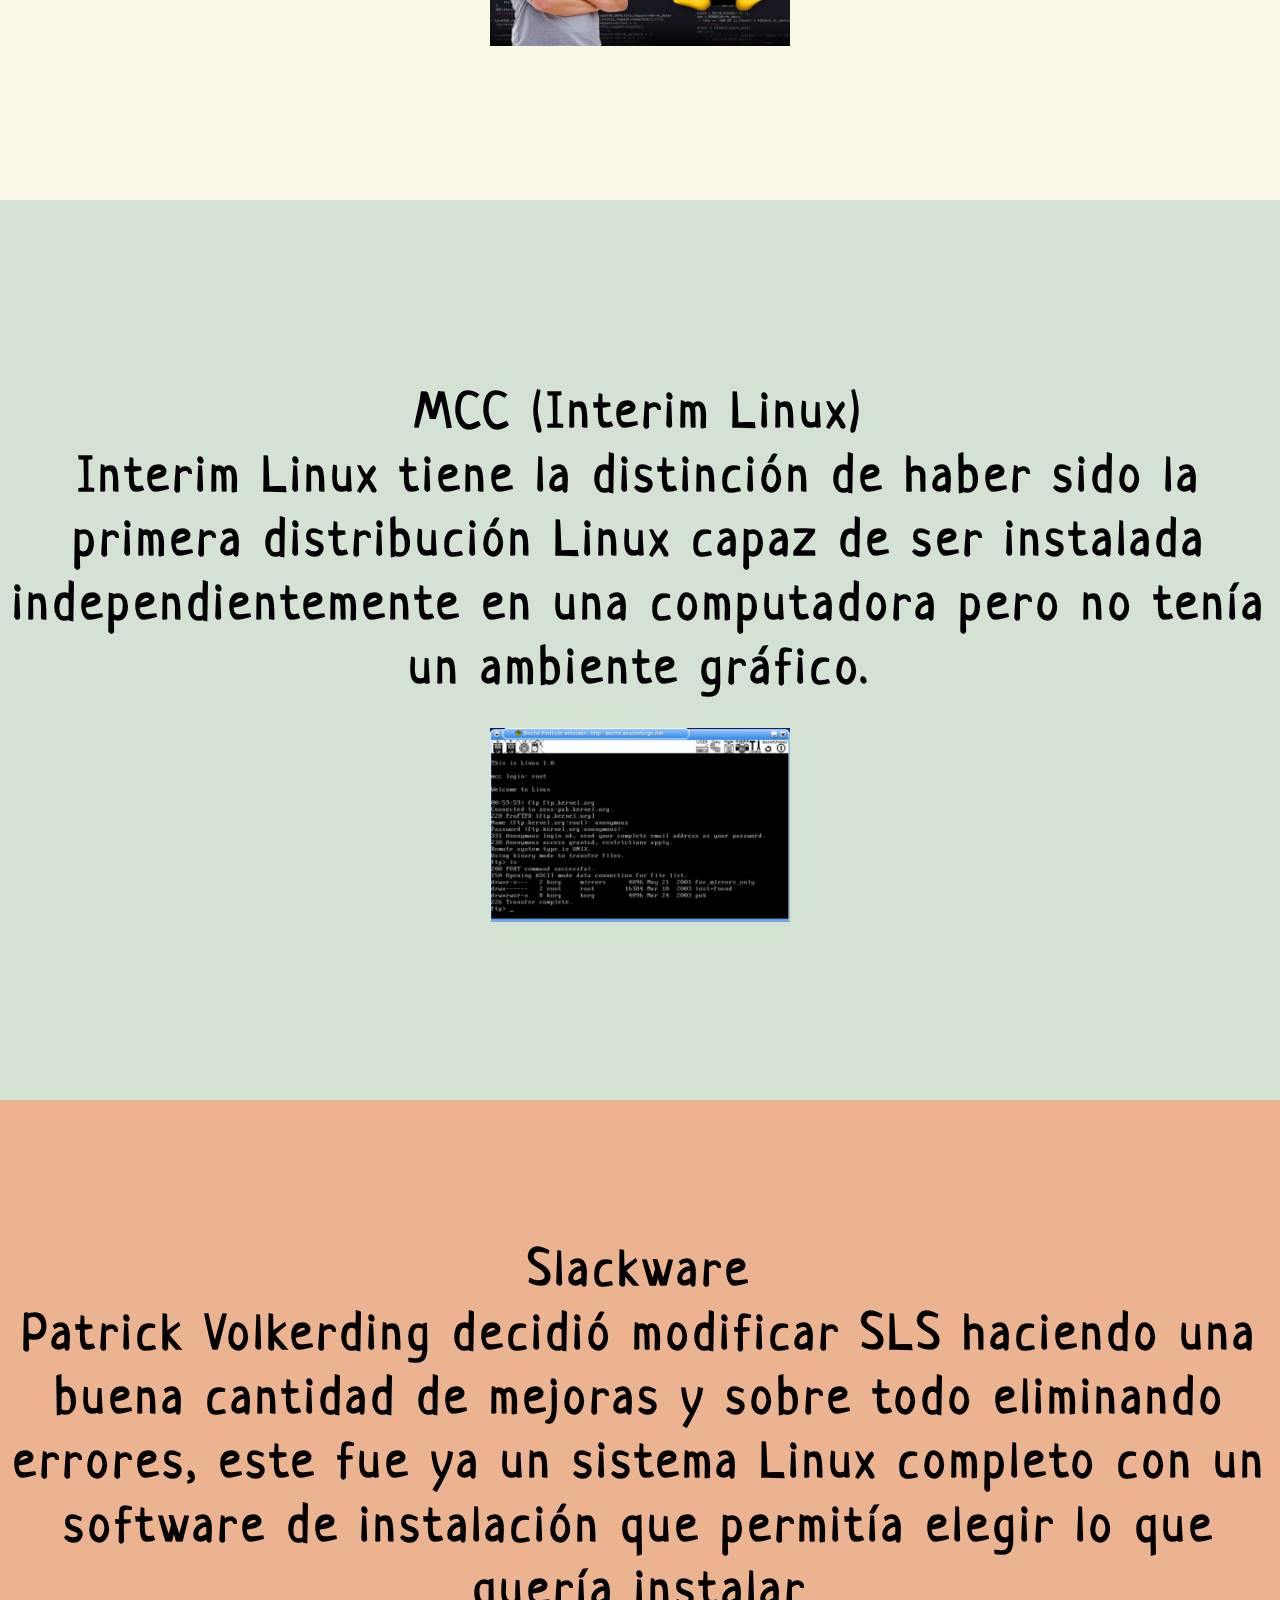
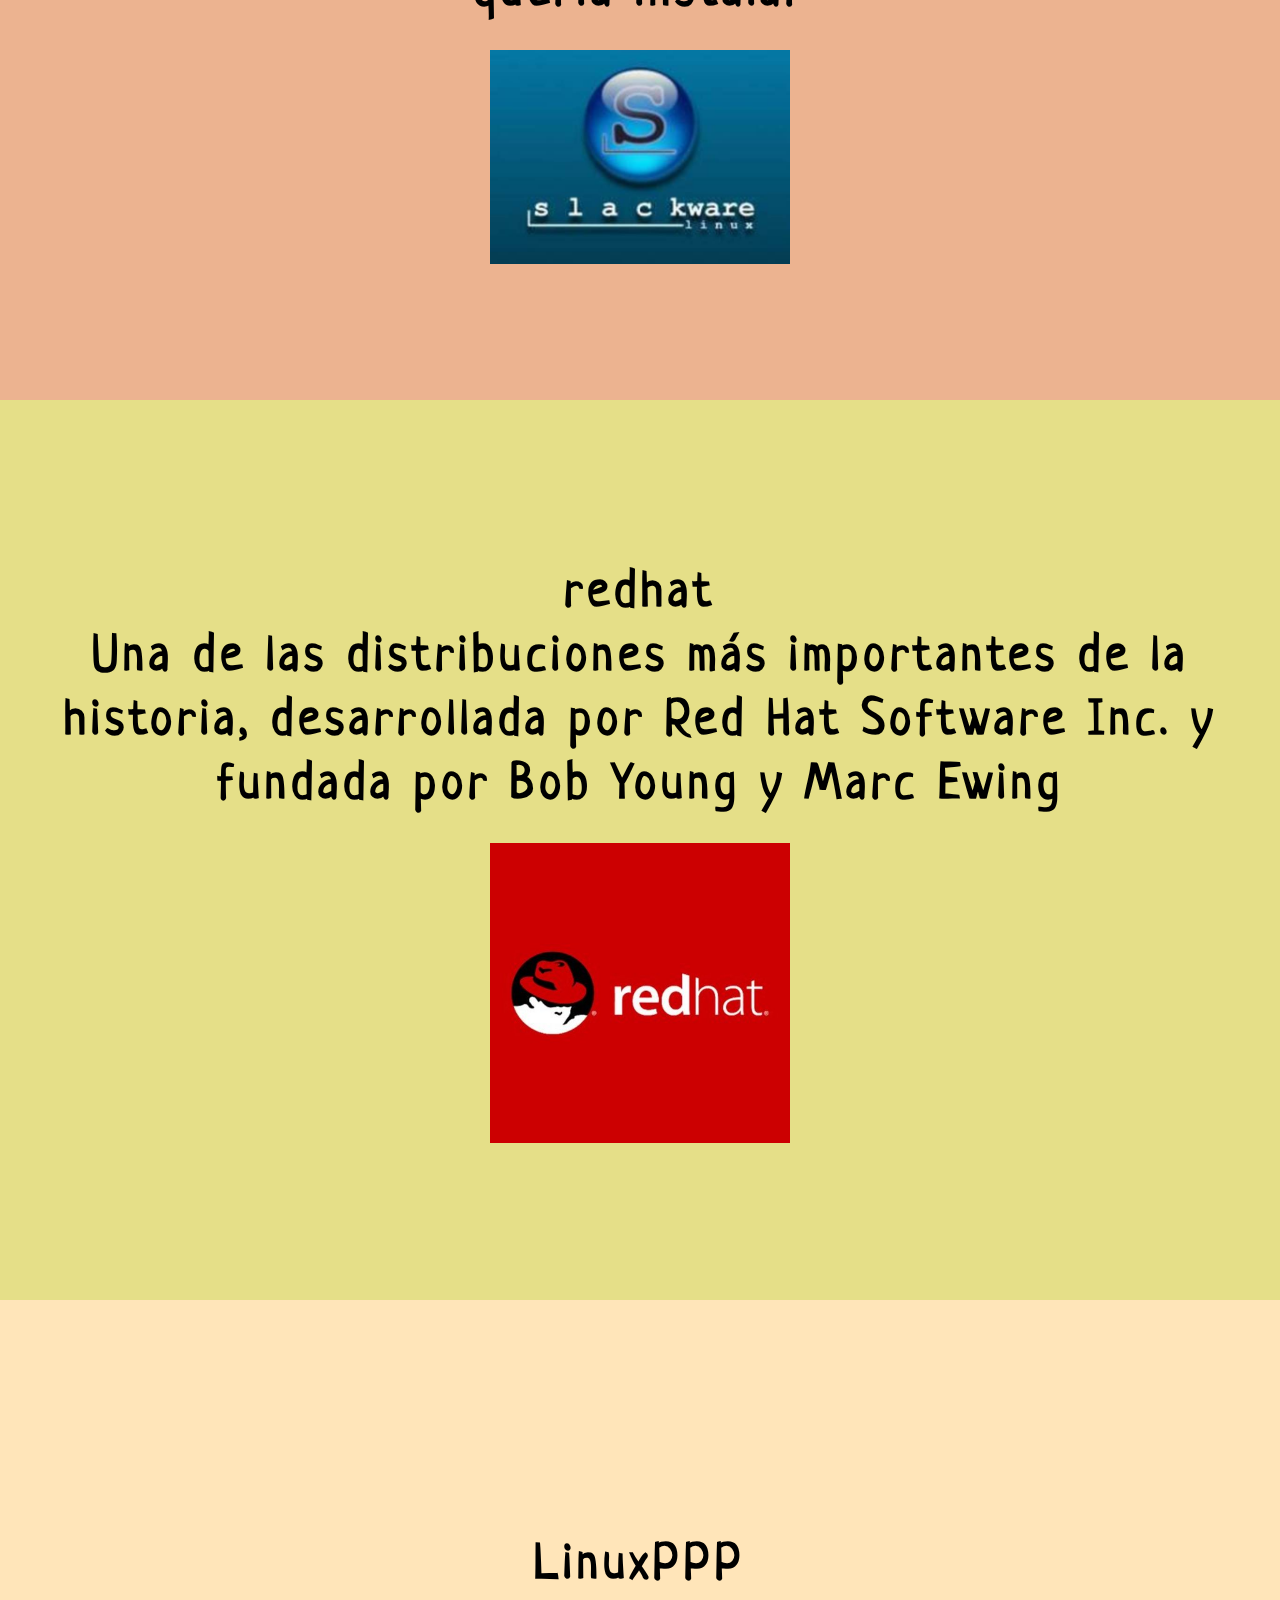
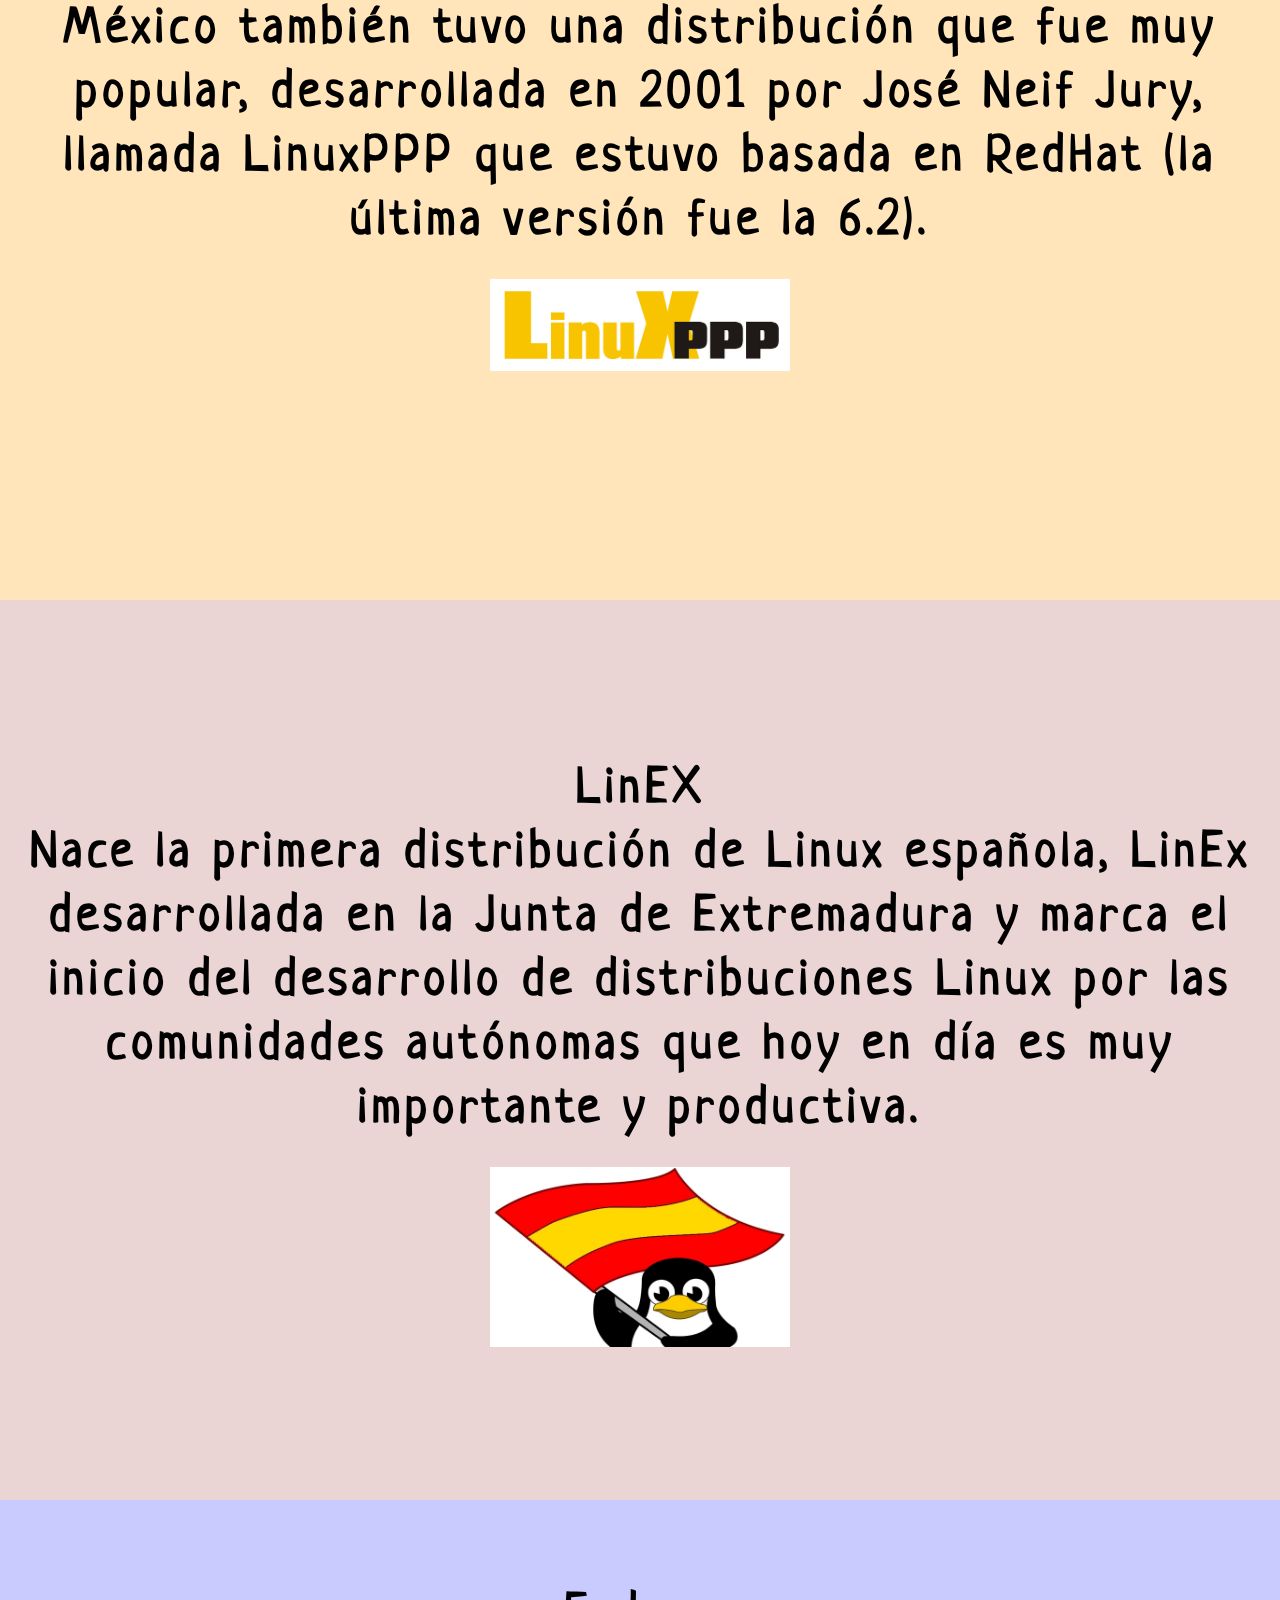
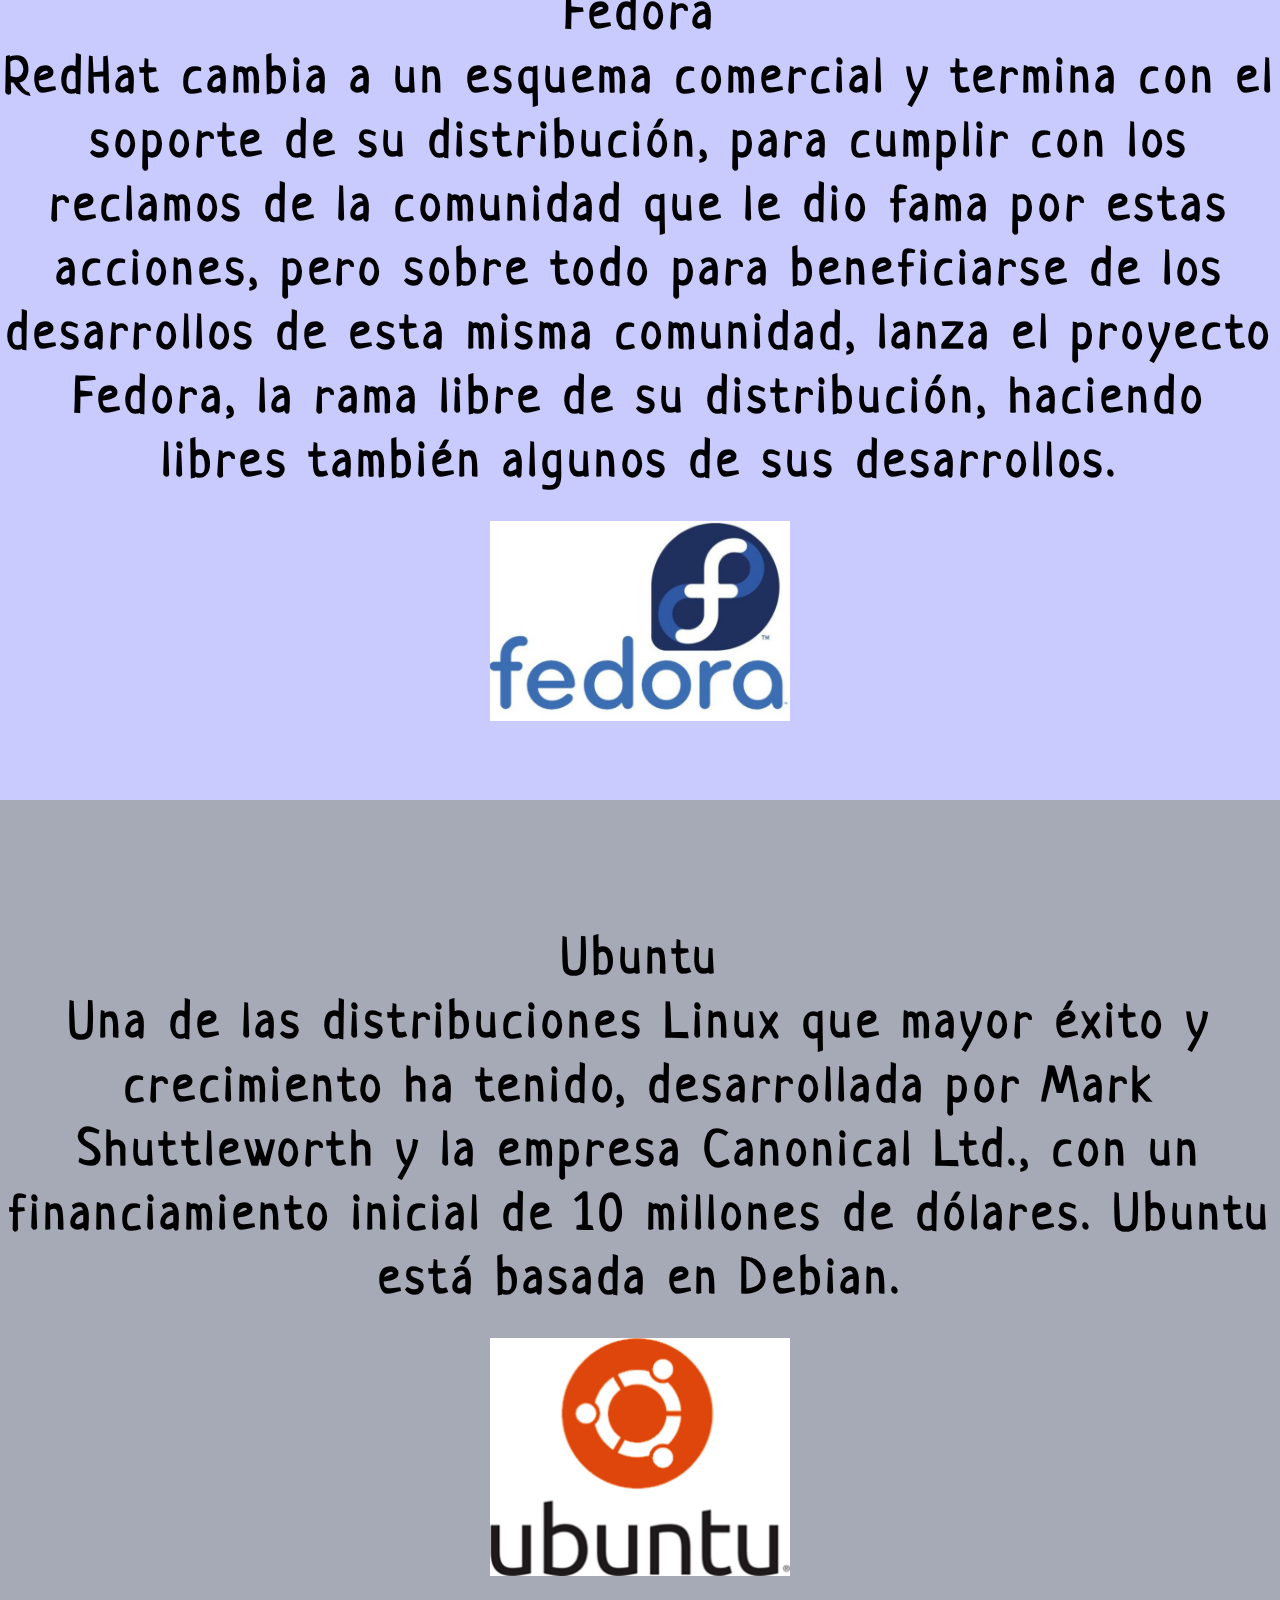
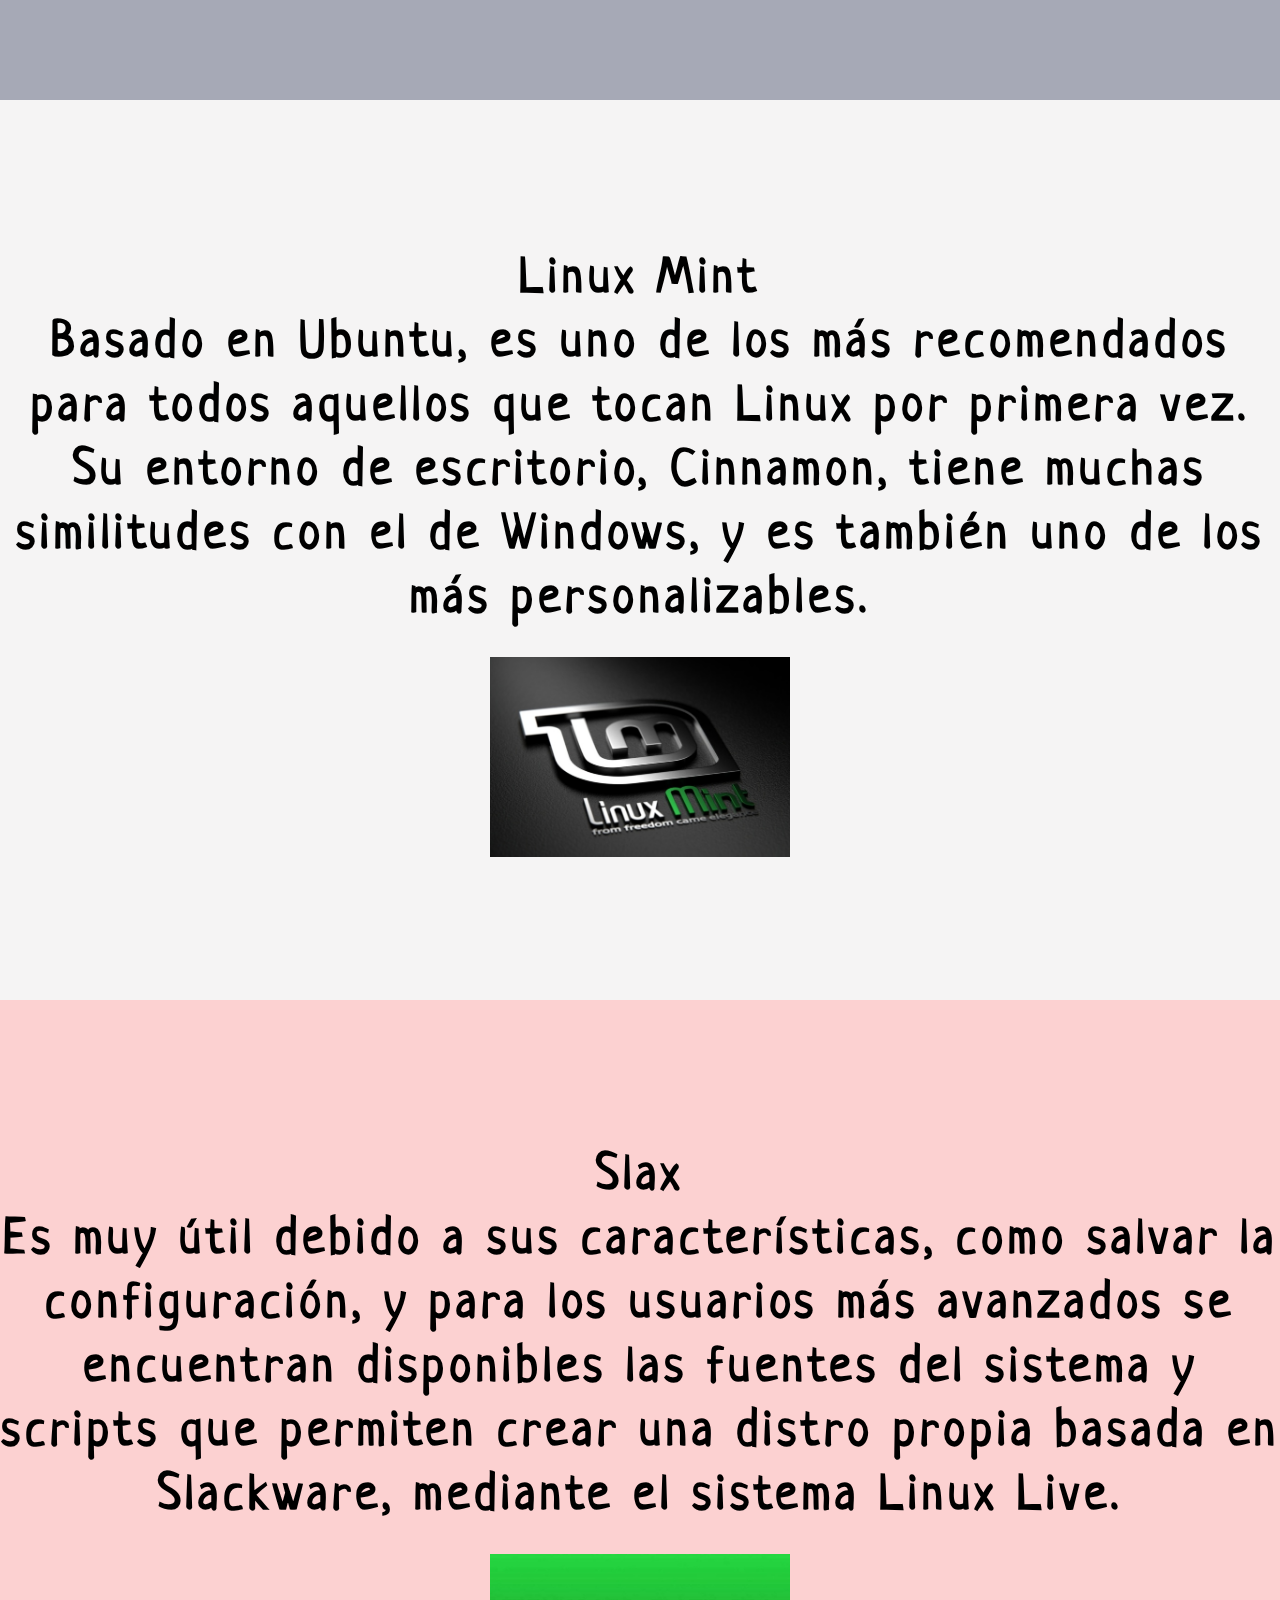
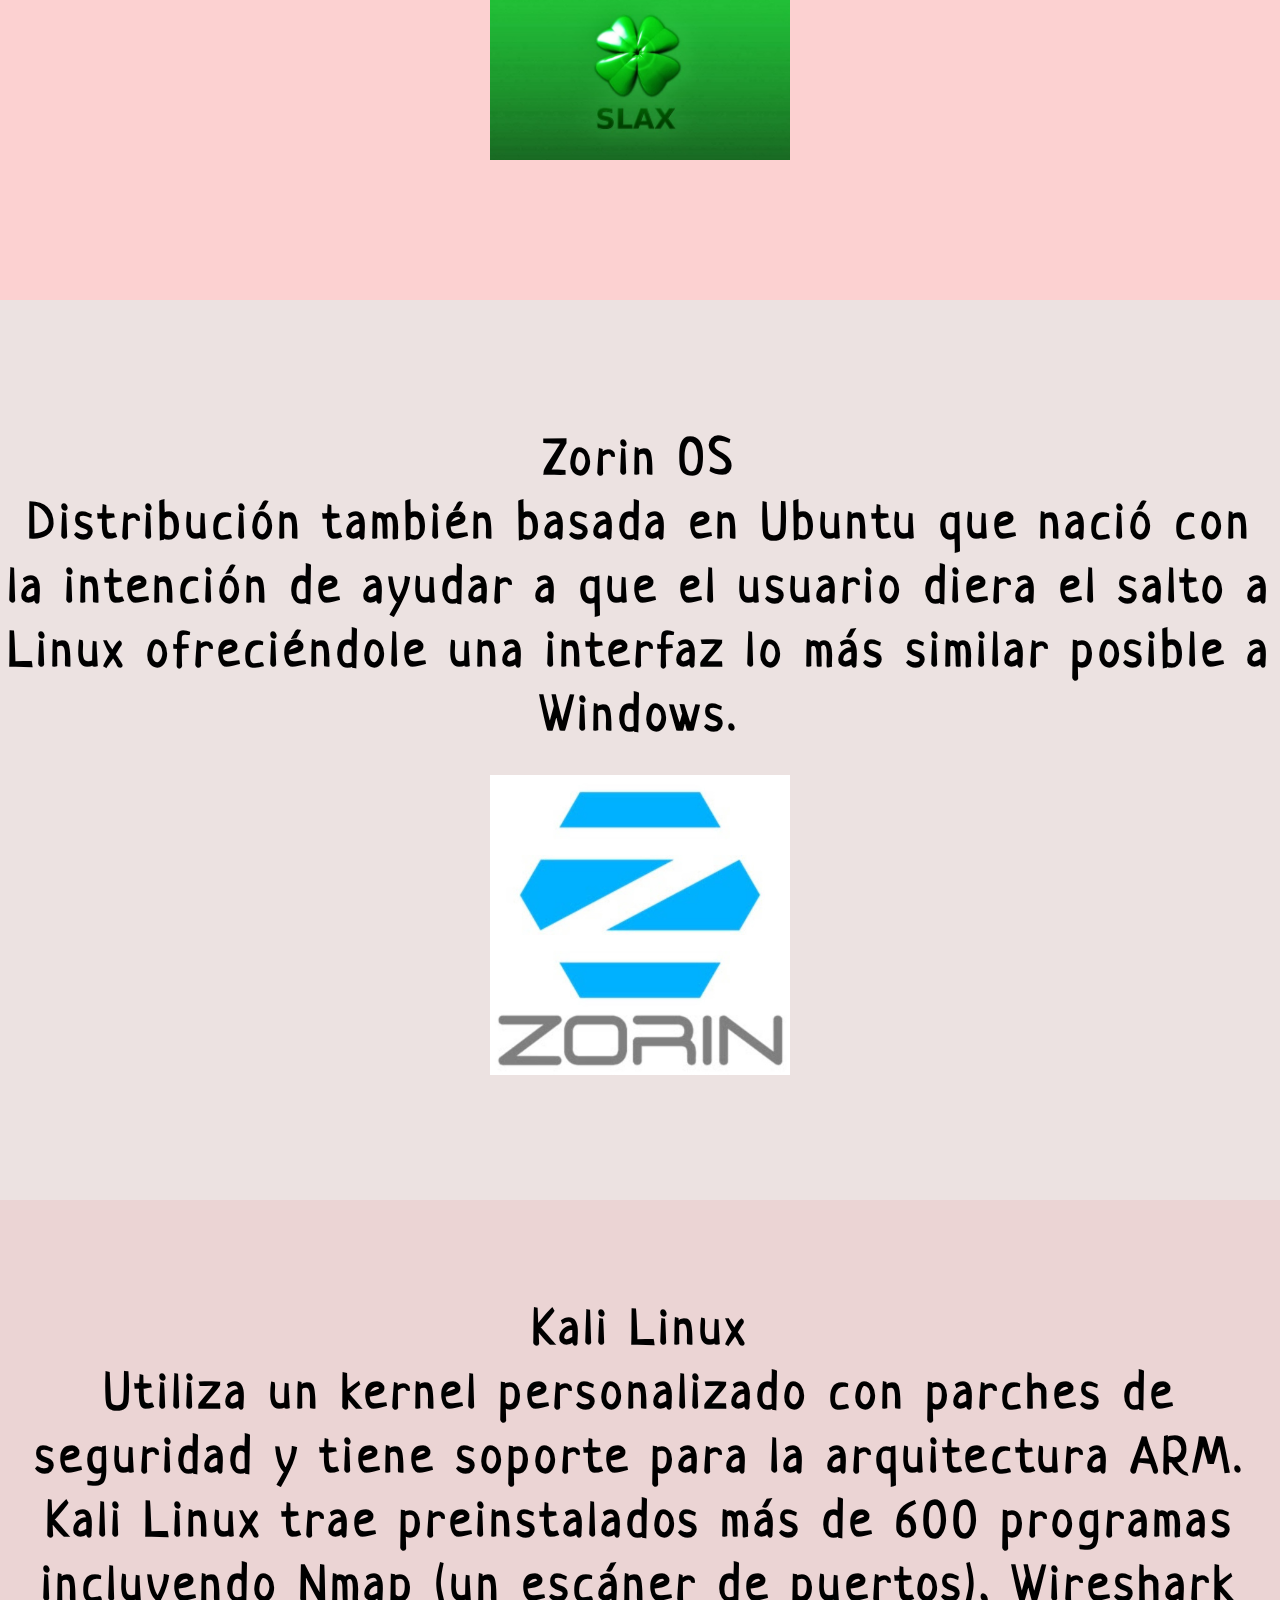
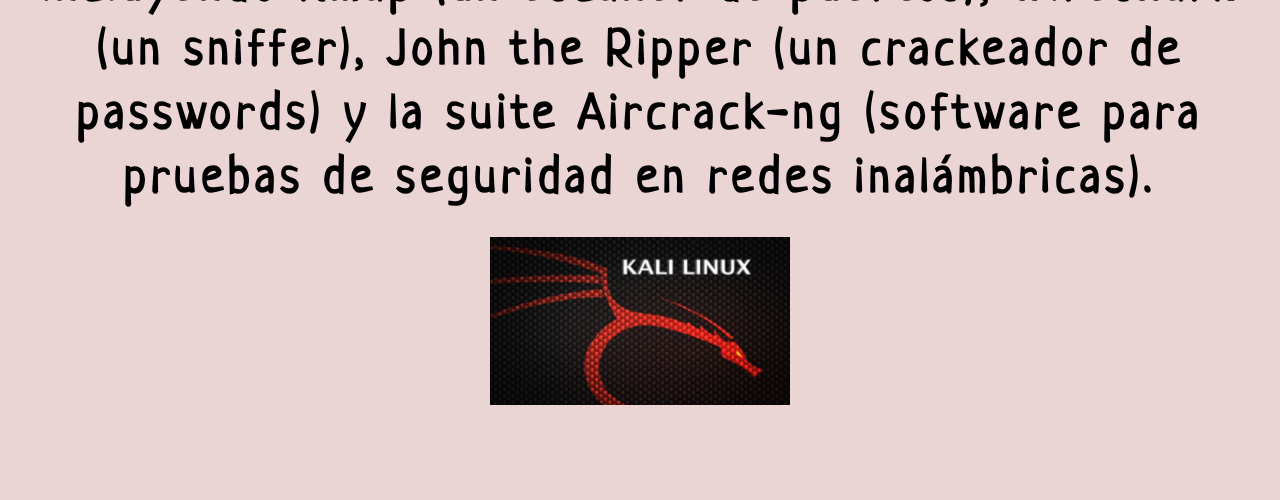
<file: linux.html>
<!DOCTYPE html>
<html lang="es">
<head>
	<meta charset="UTF-8">
	<meta name="viewport" content="width=	, initial-scale=1.0">
	<title>Linea del Tiempo</title>
  <link rel="stylesheet" href="estilo.css">
</head>
<body>

  <section id="inicio">
    <div class="contenedor-tiempo">
      <a href="index.html"><h2>Windows</h2></a>
      <div class="linea"></div>
      <a href="#a1930" id="m1930" class="fecha">1991</a>
      <a href="#a1954" id="m1954" class="fecha">1992</a>
      <a href="#a1962" id="m1962" class="fecha">1993</a>
      <a href="#a1970" id="m1970" class="fecha">1994</a>
      <a href="#a1978" id="m1978" class="fecha">2001</a>
      <a href="#a1986" id="m1986" class="fecha">2002</a>
      <a href="#a1998" id="m1998" class="fecha">2003</a>
      <a href="#a2002" id="m2002" class="fecha">2004</a>
      <a href="#a2006" id="m2006" class="fecha">2006</a>
      <a href="#a2010" id="m2010" class="fecha">2007</a>
      <a href="#a2014" id="m2014" class="fecha">2009</a>
      <a href="#a2022" id="m2022" class="fecha">2013</a>
      <a href="linux.html"><h2>Linux</h2></a>
    </div>
    <h1>Distribuciones de linux</h1>
    <h2>Linea del tiempo</h2>
  </section>

  <section id="a1930">
    <h2>Linus Torvalds <br> Creó un núcleo para plataformas i386 al que llama Linux. Torvalds entrega su trabajo a la comunidad GNU y a partir de esto, el desarrollo crece de manera ágil, un kernel era precisamente lo que se necesitaba para desarrollar un sistema operativo libre</h2>
    <img src="img/linux1.jfif" alt="">
  </section>

  <section id="a1954">
    <h2>MCC (Interim Linux) <br>  Interim Linux tiene la distinción de haber sido la primera distribución Linux capaz de ser instalada independientemente en una computadora pero no tenía un ambiente gráfico. </h2>
    <img src="img/linux2.png" alt="">
  </section>

  <section id="a1962">
    <h2>Slackware <br> Patrick Volkerding decidió modificar SLS haciendo una buena cantidad de mejoras y sobre todo eliminando errores, este fue ya un sistema Linux completo con un software de instalación que permitía elegir lo que quería instalar</h2>
    <img src="img/linux3.jfif" alt="">
  </section>

  <section id="a1970">
   <h2>redhat <br> Una de las distribuciones más importantes de la historia, desarrollada por Red Hat Software Inc. y fundada por Bob Young y Marc Ewing</h2>
    <img src="img/linux4.jfif" alt="">
  </section>

  <section id="a1978">
    <h2>LinuxPPP <br> México también tuvo una distribución que fue muy popular, desarrollada en 2001 por José Neif Jury, llamada LinuxPPP que estuvo basada en RedHat (la última versión fue la 6.2).</h2>
    <img src="img/linux5.jfif" alt="">
  </section>

  <section id="a1986">
    <h2>LinEX <br> Nace la primera distribución de Linux española, LinEx desarrollada en la Junta de Extremadura y marca el inicio del desarrollo de distribuciones Linux por las comunidades autónomas que hoy en día es muy importante y productiva.</h2>
    <img src="img/linux6.jfif" alt="">
  </section>

  <section id="a1998">
    <h2>Fedora <br> RedHat cambia a un esquema comercial y termina con el soporte de su distribución, para cumplir con los reclamos de la comunidad que le dio fama por estas acciones, pero sobre todo para beneficiarse de los desarrollos de esta misma comunidad, lanza el proyecto Fedora, la rama libre de su distribución, haciendo libres también algunos de sus desarrollos.
    </h2>
    <img src="img/linux7.jfif" alt="">
  </section>

  <section id="a2002">
    <h2>Ubuntu<br> Una de las distribuciones Linux que mayor éxito y crecimiento ha
      tenido, desarrollada por Mark Shuttleworth y la empresa Canonical Ltd., con un financiamiento inicial de 10 millones de dólares. Ubuntu está basada en Debian.</h2>
    <img src="img/linux8.png" alt="">
  </section>

  <section id="a2006">
    <h2>Linux Mint <br> Basado en Ubuntu, es uno de los más recomendados para todos aquellos que tocan Linux por primera vez. Su entorno de escritorio, Cinnamon, tiene muchas similitudes con el de Windows, y es también uno de los más personalizables.</h2>
      <img src="img/linux9.jfif" alt="">
  </section>

  <section id="a2010">
    <h2>Slax <br> Es muy útil debido a sus características, como salvar la configuración, y para los usuarios más avanzados se encuentran disponibles las fuentes del sistema y scripts que permiten crear una distro propia basada en Slackware, mediante el sistema Linux Live.</h2>
    <img src="img/slax.jfif" alt="">
  </section>

  <section id="a2014">
    <h2>Zorin OS <br> Distribución también basada en Ubuntu que nació con la intención de ayudar a que el usuario diera el salto a Linux ofreciéndole una interfaz lo más similar posible a Windows.</h2>
    <img src="img/zorion.jfif" alt="">
  </section>

  <section id="a2022">
    <h2>Kali Linux <br> Utiliza un kernel personalizado con parches de seguridad y tiene soporte para la arquitectura ARM. Kali Linux trae preinstalados más de 600 programas incluyendo Nmap (un escáner de puertos), Wireshark (un sniffer), John the Ripper (un crackeador de passwords) y la suite Aircrack-ng (software para pruebas de seguridad en redes inalámbricas). </h2>
    <img src="img/kali.jfif" alt="">
  </section>

  <script src="script.js"></script>
</body>
</file>
<file: estilo.css>
@import url('https://fonts.googleapis.com/css2?family=Neucha&display=swap');
*{
	margin: 0;
	padding: 0;
	box-sizing: border-box;
	font-family: 'Neucha';
}
html{
	scroll-behavior: smooth;
}

section{
	height: 100vh;
	display: flex;
	flex-direction: column;
	justify-content: center;
	align-items: center;
}
#inicio{
	background-color: #F6830F;
}
#a1930{
	background-color: #FCF8E8;
}
#a1954{
	background-color: #D4E2D4;
}
#a1962{
	background-color: #ECB390;
}
#a1970{
	background-color: #E5DF88;
}
#a1978{
	background-color: #FFE5B9;
}
#a1986{
	background-color: #EBD4D4;
}
#a1998{
	background-color: #C9CBFF;
}
#a2002{
	background-color: #A6A9B6;
}
#a2006{
	background-color: #F5F4F4;
}
#a2010{
	background-color: #FCD1D1;
}
#a2014{
	background-color: #ECE2E1;
}
#a2022{
	background-color: #EBD4D4;
}
#inicio h1{
	font-size: 68px;
	letter-spacing: 5px;
}
section h2{
	font-size: 50px;
	letter-spacing: 5px;
	text-align: center;
}
section img{
	margin-top: 30px;
	max-width: 300px;
}
.contenedor-tiempo{
	position: fixed;
	top: 20px;
	left: 50%;
	transform: translateX(-50%);
	display: flex;
	justify-content: center;
}
.contenedor-tiempo .linea{
	width: 990px;
	position: absolute;
	top: 30px;
	height: 4px;
	background-color: black;
	z-index: -2;

}
.fecha{
	display: inline-block;
	font-size: 20px;
	width: 60px;
	height: 60px;
	border-radius: 50%;
	background-color: #2D4059;
	text-decoration: none;
	color: white;
	margin: 0 15px;
	display: flex;
	align-items: center;
	justify-content: center;
	scale: 1;
	transition: background-color, transform .5s linear;

}
.seleccionado{
	transform: scale(1.2) ;
	background-color: #EA5455;
	color: #000;
	font-weight: bold;
}

a {
	text-decoration: none;
	color: #000;

}
</file>
<file: linea-del-tiempo-main/estilo.css>
@import url('https://fonts.googleapis.com/css2?family=Neucha&display=swap');
*{
	margin: 0;
	padding: 0;
	box-sizing: border-box;
	font-family: 'Neucha';
}
html{
	scroll-behavior: smooth;
}

section{
	height: 100vh;
	display: flex;
	flex-direction: column;
	justify-content: center;
	align-items: center;
}
#inicio{
	background-color: #F6830F;
}
#a1930{
	background-color: #FCF8E8;
}
#a1954{
	background-color: #D4E2D4;
}
#a1962{
	background-color: #ECB390;
}
#a1970{
	background-color: #E5DF88;
}
#a1978{
	background-color: #FFE5B9;
}
#a1986{
	background-color: #EBD4D4;
}
#a1998{
	background-color: #C9CBFF;
}
#a2002{
	background-color: #A6A9B6;
}
#a2006{
	background-color: #F5F4F4;
}
#a2010{
	background-color: #FCD1D1;
}
#a2014{
	background-color: #ECE2E1;
}
#inicio h1{
	font-size: 68px;
	letter-spacing: 5px;
}
section h2{
	font-size: 50px;
	letter-spacing: 5px;
	text-align: center;
}
section img{
	margin-top: 30px;
	max-width: 300px;
}
.contenedor-tiempo{
	position: fixed;
	top: 20px;
	left: 50%;
	transform: translateX(-50%);
	display: flex;
	justify-content: center;
}
.contenedor-tiempo .linea{
	width: 900px;
	position: absolute;
	top: 30px;
	height: 2px;
	background-color: black;
	z-index: -2;

}
.fecha{
	display: inline-block;
	font-size: 20px;
	width: 60px;
	height: 60px;
	border-radius: 50%;
	background-color: #2D4059;
	text-decoration: none;
	color: white;
	margin: 0 15px;
	display: flex;
	align-items: center;
	justify-content: center;
	scale: 1;
	transition: background-color, transform .5s linear;

}
.seleccionado{
	transform: scale(1.2) ;
	background-color: #EA5455;
	color: #000;
	font-weight: bold;
}
</file>
